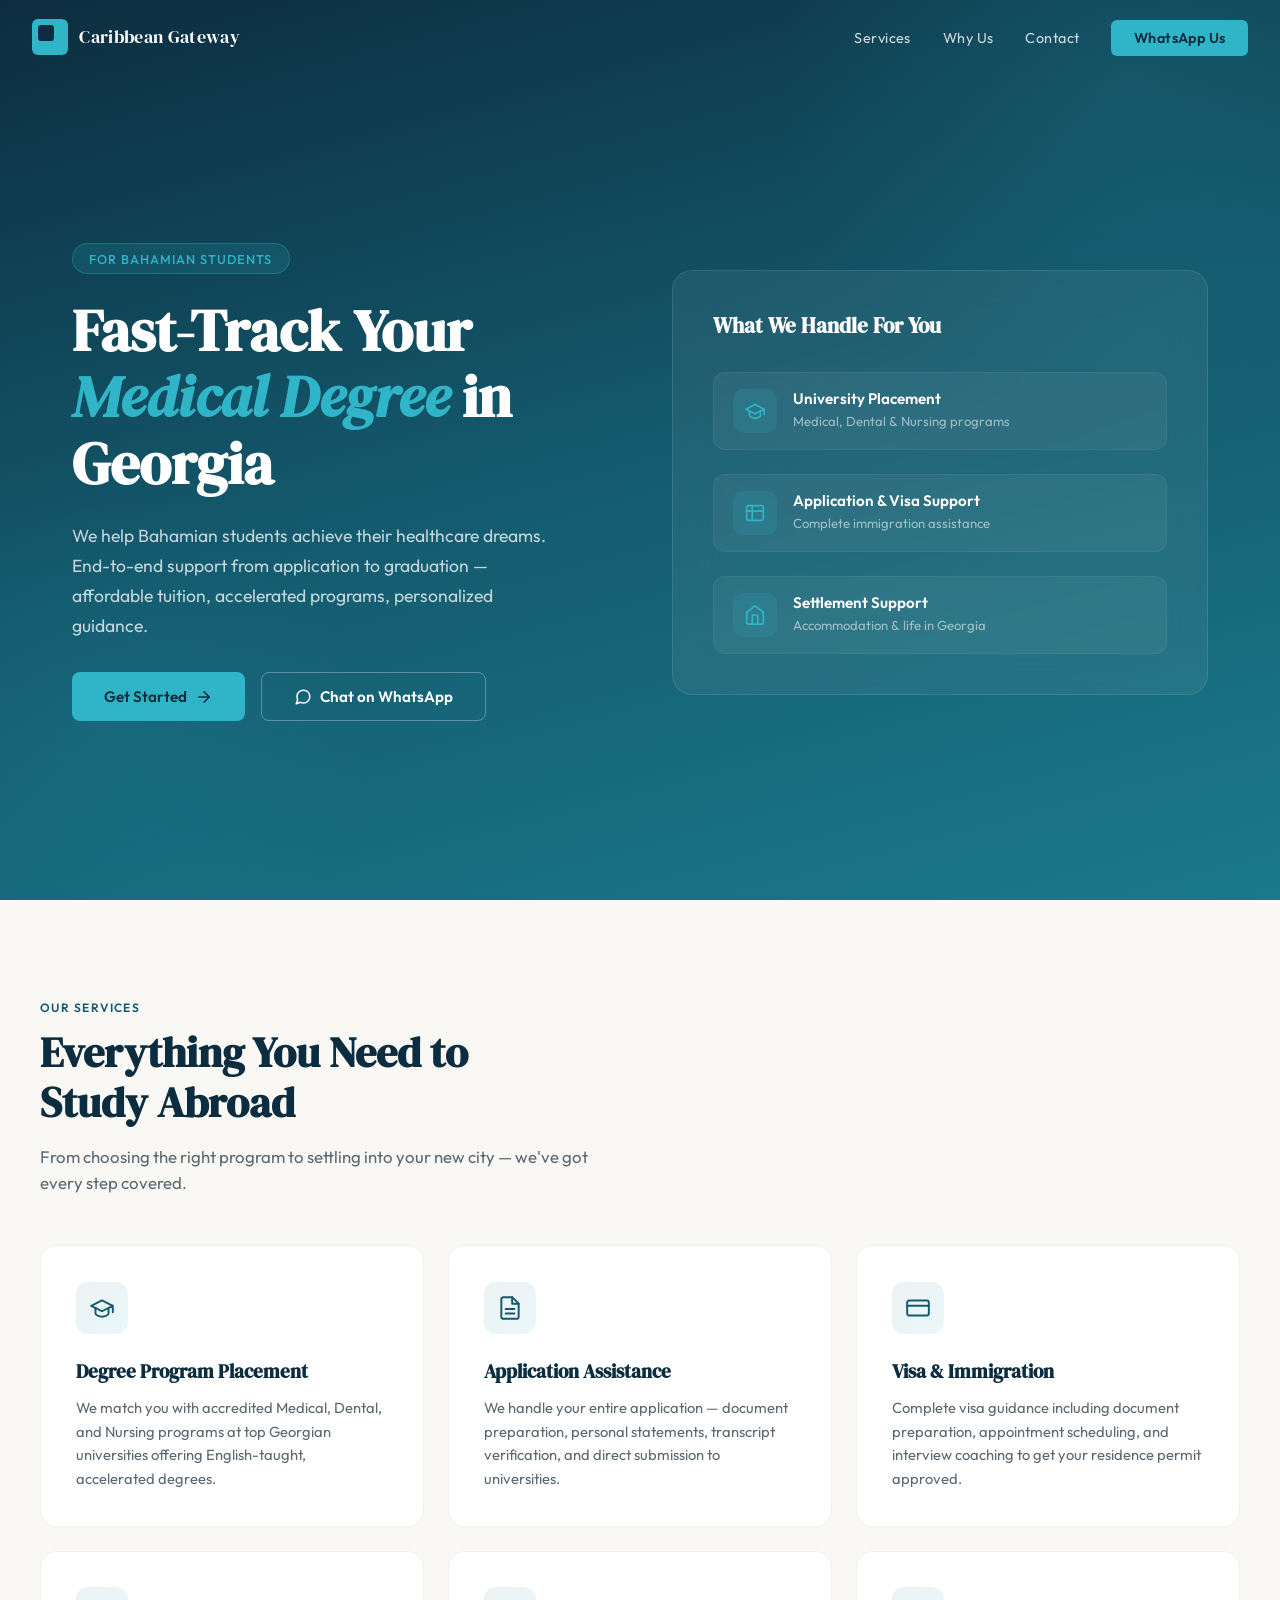
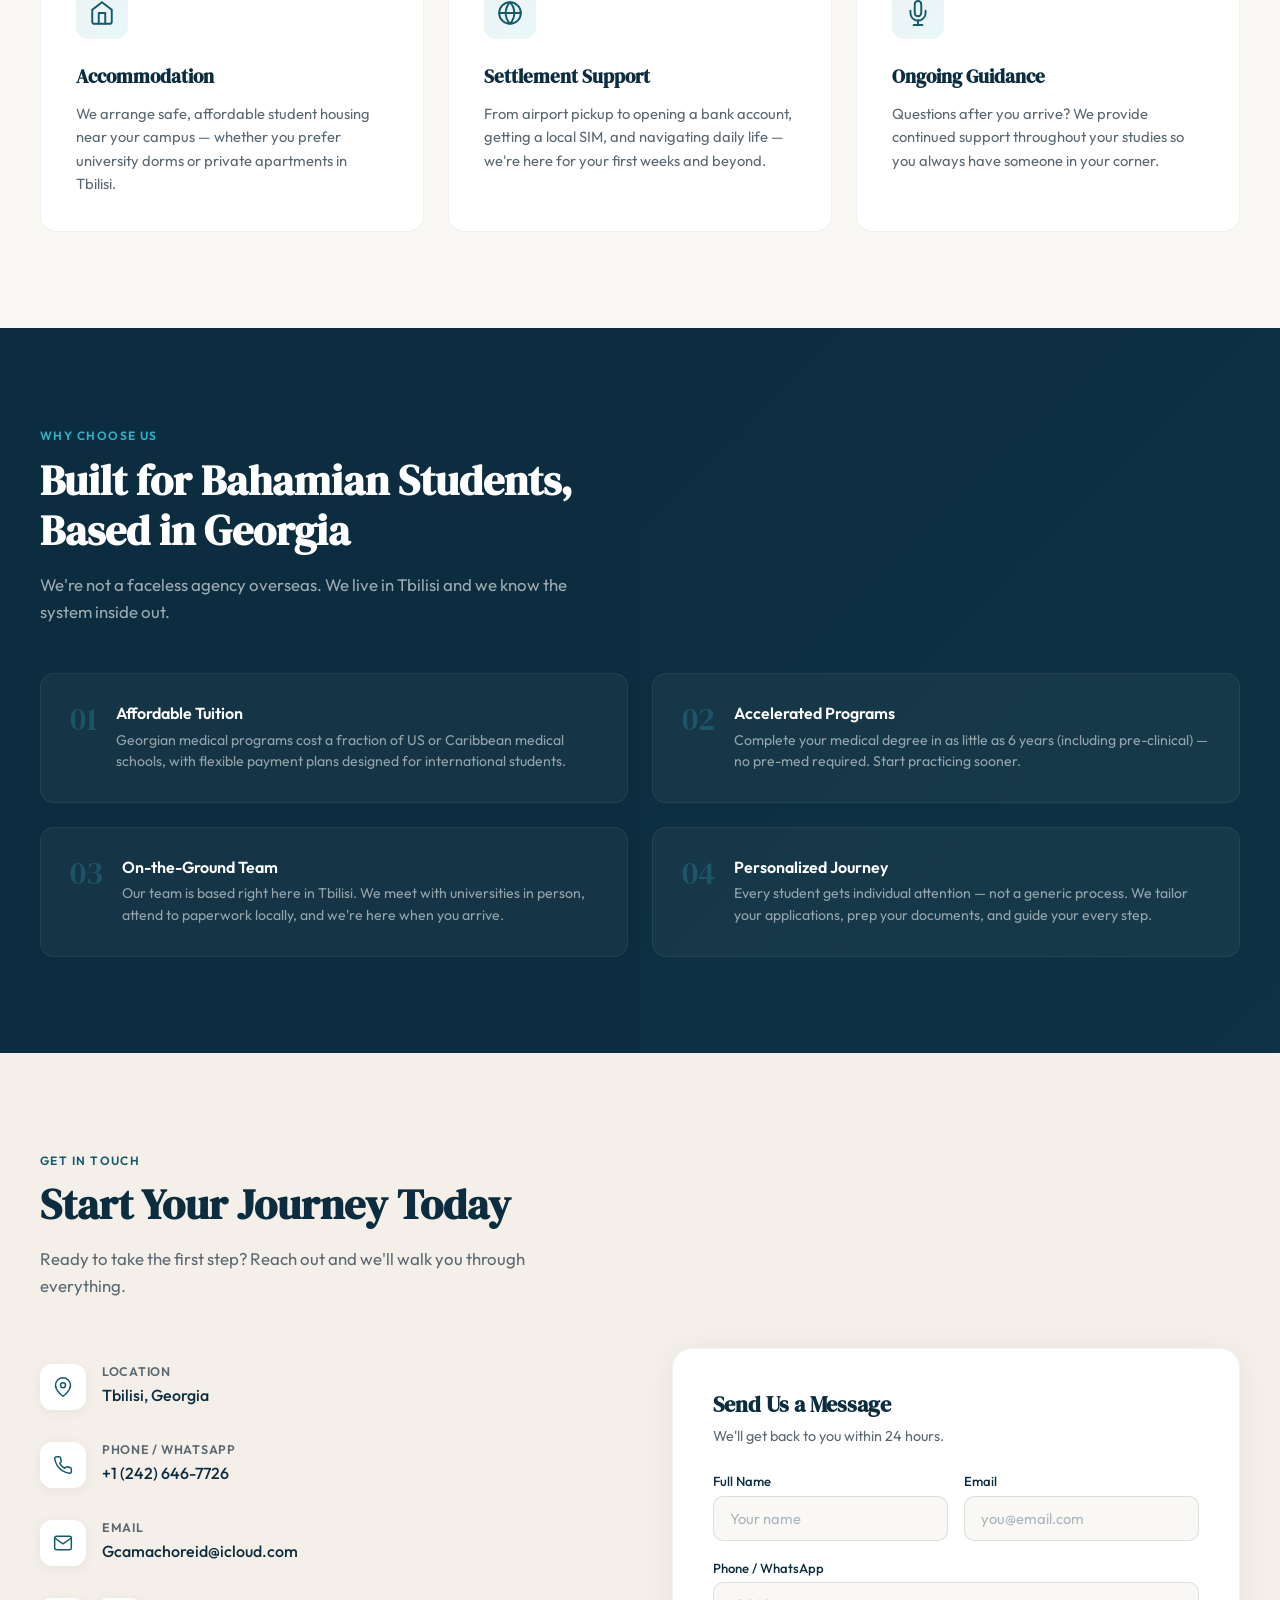
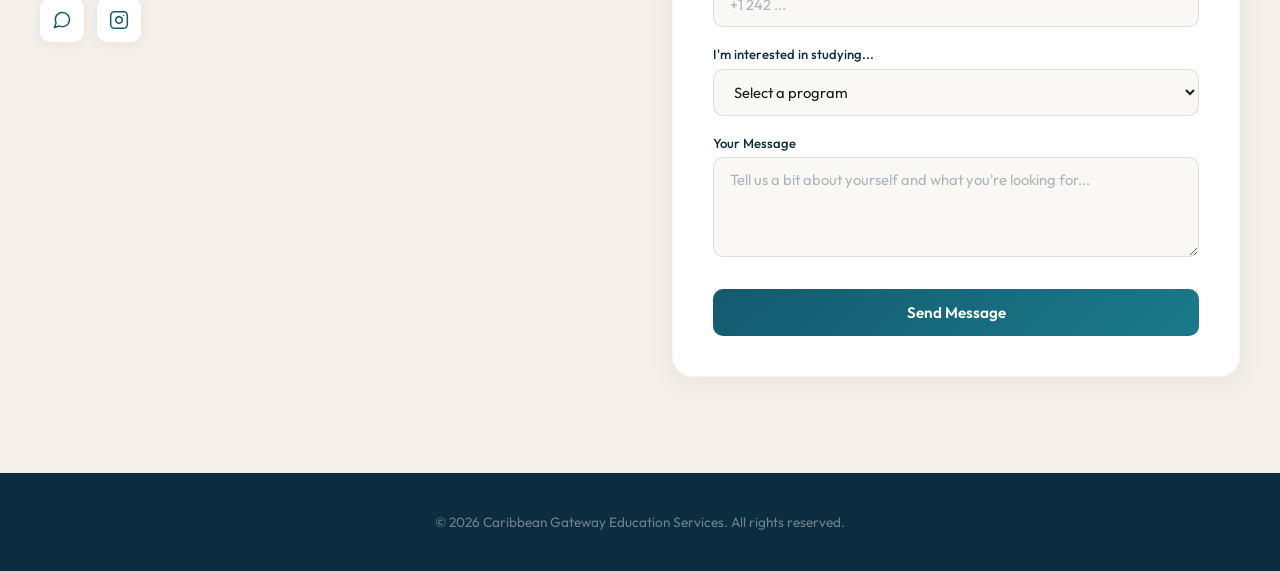
<file: index 2.html>
<!DOCTYPE html>
<html lang="en">
<head>
  <meta charset="UTF-8">
  <meta name="viewport" content="width=device-width, initial-scale=1.0">
  <title>Caribbean Gateway Education Services — Study Medicine in Georgia</title>
  <meta name="description" content="We help Bahamian students achieve their healthcare dreams with fast-track medical degrees in Georgia. End-to-end support from application to graduation.">
  <link rel="preconnect" href="https://fonts.googleapis.com">
  <link rel="preconnect" href="https://fonts.gstatic.com" crossorigin>
  <link href="https://fonts.googleapis.com/css2?family=DM+Serif+Display:ital@0;1&family=Outfit:wght@300;400;500;600;700&display=swap" rel="stylesheet">
  <style>
    *, *::before, *::after { margin: 0; padding: 0; box-sizing: border-box; }

    :root {
      --deep: #0c2d3f;
      --teal: #145a6e;
      --mid: #1a7a8a;
      --accent: #2fb5c7;
      --sand: #f4efe8;
      --cream: #faf8f5;
      --white: #ffffff;
      --text: #1a1a1a;
      --muted: #5a6872;
    }

    html { scroll-behavior: smooth; }

    body {
      font-family: 'Outfit', sans-serif;
      color: var(--text);
      background: var(--cream);
      overflow-x: hidden;
    }

    /* ── NAV ── */
    nav {
      position: fixed;
      top: 0;
      left: 0;
      width: 100%;
      z-index: 100;
      padding: 1.2rem 2rem;
      display: flex;
      justify-content: space-between;
      align-items: center;
      transition: background 0.4s, box-shadow 0.4s;
    }
    nav.scrolled {
      background: rgba(12, 45, 63, 0.95);
      backdrop-filter: blur(12px);
      box-shadow: 0 2px 30px rgba(0,0,0,0.15);
    }
    .nav-logo {
      display: flex;
      align-items: center;
      gap: 0.7rem;
      text-decoration: none;
    }
    .nav-logo-icon {
      width: 36px;
      height: 36px;
      background: var(--accent);
      border-radius: 6px;
      position: relative;
    }
    .nav-logo-icon::after {
      content: '';
      position: absolute;
      top: 6px;
      left: 6px;
      width: 16px;
      height: 16px;
      background: var(--deep);
      border-radius: 3px;
    }
    .nav-logo span {
      font-family: 'DM Serif Display', serif;
      font-size: 1.1rem;
      color: var(--white);
      letter-spacing: 0.02em;
    }
    .nav-links {
      display: flex;
      gap: 2rem;
      list-style: none;
    }
    .nav-links a {
      color: rgba(255,255,255,0.8);
      text-decoration: none;
      font-size: 0.9rem;
      font-weight: 400;
      letter-spacing: 0.03em;
      transition: color 0.3s;
    }
    .nav-links a:hover { color: var(--accent); }
    .nav-cta {
      background: var(--accent) !important;
      color: var(--deep) !important;
      padding: 0.55rem 1.4rem;
      border-radius: 6px;
      font-weight: 600 !important;
      transition: transform 0.3s, box-shadow 0.3s !important;
    }
    .nav-cta:hover {
      transform: translateY(-1px);
      box-shadow: 0 4px 16px rgba(47, 181, 199, 0.4);
    }
    .mobile-toggle {
      display: none;
      flex-direction: column;
      gap: 5px;
      cursor: pointer;
      background: none;
      border: none;
      padding: 4px;
    }
    .mobile-toggle span {
      width: 24px;
      height: 2px;
      background: var(--white);
      border-radius: 2px;
      transition: 0.3s;
    }

    /* ── HERO ── */
    .hero {
      min-height: 100vh;
      background: linear-gradient(165deg, var(--deep) 0%, var(--teal) 50%, var(--mid) 100%);
      display: flex;
      align-items: center;
      position: relative;
      overflow: hidden;
    }
    .hero::before {
      content: '';
      position: absolute;
      top: -30%;
      right: -15%;
      width: 700px;
      height: 700px;
      background: radial-gradient(circle, rgba(47,181,199,0.12) 0%, transparent 70%);
      border-radius: 50%;
    }
    .hero::after {
      content: '';
      position: absolute;
      bottom: -10%;
      left: -10%;
      width: 500px;
      height: 500px;
      background: radial-gradient(circle, rgba(47,181,199,0.08) 0%, transparent 70%);
      border-radius: 50%;
    }
    .hero-grid {
      width: 100%;
      max-width: 1200px;
      margin: 0 auto;
      padding: 8rem 2rem 4rem;
      display: grid;
      grid-template-columns: 1fr 1fr;
      gap: 4rem;
      align-items: center;
      position: relative;
      z-index: 2;
    }
    .hero-tag {
      display: inline-block;
      background: rgba(47,181,199,0.15);
      border: 1px solid rgba(47,181,199,0.3);
      color: var(--accent);
      padding: 0.4rem 1rem;
      border-radius: 100px;
      font-size: 0.8rem;
      font-weight: 500;
      letter-spacing: 0.08em;
      text-transform: uppercase;
      margin-bottom: 1.5rem;
      animation: fadeUp 0.8s ease both;
    }
    .hero h1 {
      font-family: 'DM Serif Display', serif;
      font-size: clamp(2.4rem, 5vw, 3.6rem);
      color: var(--white);
      line-height: 1.15;
      margin-bottom: 1.5rem;
      animation: fadeUp 0.8s ease 0.15s both;
    }
    .hero h1 em {
      font-style: italic;
      color: var(--accent);
    }
    .hero p {
      color: rgba(255,255,255,0.75);
      font-size: 1.1rem;
      line-height: 1.7;
      max-width: 480px;
      margin-bottom: 2rem;
      animation: fadeUp 0.8s ease 0.3s both;
    }
    .hero-buttons {
      display: flex;
      gap: 1rem;
      flex-wrap: wrap;
      animation: fadeUp 0.8s ease 0.45s both;
    }
    .btn {
      display: inline-flex;
      align-items: center;
      gap: 0.5rem;
      padding: 0.85rem 2rem;
      border-radius: 8px;
      font-family: 'Outfit', sans-serif;
      font-size: 0.95rem;
      font-weight: 600;
      text-decoration: none;
      transition: all 0.3s;
      cursor: pointer;
      border: none;
    }
    .btn-primary {
      background: var(--accent);
      color: var(--deep);
    }
    .btn-primary:hover {
      transform: translateY(-2px);
      box-shadow: 0 6px 24px rgba(47,181,199,0.35);
    }
    .btn-outline {
      background: transparent;
      color: var(--white);
      border: 1.5px solid rgba(255,255,255,0.3);
    }
    .btn-outline:hover {
      border-color: var(--accent);
      color: var(--accent);
    }

    /* hero right — stats card */
    .hero-card {
      background: rgba(255,255,255,0.06);
      backdrop-filter: blur(20px);
      border: 1px solid rgba(255,255,255,0.1);
      border-radius: 20px;
      padding: 2.5rem;
      animation: fadeUp 0.8s ease 0.5s both;
    }
    .hero-card h3 {
      font-family: 'DM Serif Display', serif;
      color: var(--white);
      font-size: 1.3rem;
      margin-bottom: 2rem;
    }
    .stat-row {
      display: flex;
      flex-direction: column;
      gap: 1.5rem;
    }
    .stat {
      display: flex;
      align-items: center;
      gap: 1rem;
      padding: 1rem 1.2rem;
      background: rgba(255,255,255,0.05);
      border-radius: 12px;
      border: 1px solid rgba(255,255,255,0.06);
    }
    .stat-icon {
      width: 44px;
      height: 44px;
      background: rgba(47,181,199,0.15);
      border-radius: 10px;
      display: flex;
      align-items: center;
      justify-content: center;
      flex-shrink: 0;
    }
    .stat-icon svg {
      width: 22px;
      height: 22px;
      stroke: var(--accent);
      fill: none;
      stroke-width: 1.8;
      stroke-linecap: round;
      stroke-linejoin: round;
    }
    .stat-text h4 {
      color: var(--white);
      font-size: 0.95rem;
      font-weight: 600;
      margin-bottom: 0.15rem;
    }
    .stat-text p {
      color: rgba(255,255,255,0.55);
      font-size: 0.82rem;
      margin: 0;
      animation: none;
    }

    /* ── SERVICES ── */
    .services {
      padding: 6rem 2rem;
      background: var(--cream);
    }
    .container {
      max-width: 1200px;
      margin: 0 auto;
    }
    .section-label {
      display: inline-block;
      font-size: 0.75rem;
      font-weight: 600;
      letter-spacing: 0.12em;
      text-transform: uppercase;
      color: var(--teal);
      margin-bottom: 0.8rem;
    }
    .section-title {
      font-family: 'DM Serif Display', serif;
      font-size: clamp(1.8rem, 3.5vw, 2.6rem);
      color: var(--deep);
      margin-bottom: 1rem;
      line-height: 1.2;
    }
    .section-sub {
      color: var(--muted);
      font-size: 1.05rem;
      line-height: 1.6;
      max-width: 550px;
      margin-bottom: 3rem;
    }
    .services-grid {
      display: grid;
      grid-template-columns: repeat(3, 1fr);
      gap: 1.5rem;
    }
    .service-card {
      background: var(--white);
      border-radius: 16px;
      padding: 2.2rem;
      border: 1px solid rgba(20,90,110,0.08);
      transition: all 0.4s;
      position: relative;
      overflow: hidden;
    }
    .service-card::before {
      content: '';
      position: absolute;
      top: 0;
      left: 0;
      width: 100%;
      height: 3px;
      background: linear-gradient(90deg, var(--teal), var(--accent));
      opacity: 0;
      transition: opacity 0.4s;
    }
    .service-card:hover {
      transform: translateY(-4px);
      box-shadow: 0 12px 40px rgba(12,45,63,0.1);
    }
    .service-card:hover::before { opacity: 1; }
    .service-icon {
      width: 52px;
      height: 52px;
      background: linear-gradient(135deg, rgba(20,90,110,0.08), rgba(47,181,199,0.1));
      border-radius: 12px;
      display: flex;
      align-items: center;
      justify-content: center;
      margin-bottom: 1.5rem;
    }
    .service-icon svg {
      width: 26px;
      height: 26px;
      stroke: var(--teal);
      fill: none;
      stroke-width: 1.8;
      stroke-linecap: round;
      stroke-linejoin: round;
    }
    .service-card h3 {
      font-family: 'DM Serif Display', serif;
      font-size: 1.2rem;
      color: var(--deep);
      margin-bottom: 0.8rem;
    }
    .service-card p {
      color: var(--muted);
      font-size: 0.92rem;
      line-height: 1.6;
    }

    /* ── WHY US ── */
    .why {
      padding: 6rem 2rem;
      background: var(--deep);
      position: relative;
      overflow: hidden;
    }
    .why::before {
      content: '';
      position: absolute;
      top: 0;
      right: 0;
      width: 50%;
      height: 100%;
      background: linear-gradient(135deg, transparent, rgba(47,181,199,0.04));
    }
    .why .section-label { color: var(--accent); }
    .why .section-title { color: var(--white); }
    .why .section-sub { color: rgba(255,255,255,0.6); }
    .why-grid {
      display: grid;
      grid-template-columns: repeat(2, 1fr);
      gap: 1.5rem;
      position: relative;
      z-index: 2;
    }
    .why-item {
      display: flex;
      gap: 1.2rem;
      padding: 1.8rem;
      background: rgba(255,255,255,0.04);
      border: 1px solid rgba(255,255,255,0.06);
      border-radius: 14px;
      transition: all 0.3s;
    }
    .why-item:hover {
      background: rgba(255,255,255,0.07);
      border-color: rgba(47,181,199,0.2);
    }
    .why-num {
      font-family: 'DM Serif Display', serif;
      font-size: 2rem;
      color: rgba(47,181,199,0.25);
      line-height: 1;
      flex-shrink: 0;
    }
    .why-item h4 {
      color: var(--white);
      font-size: 1rem;
      font-weight: 600;
      margin-bottom: 0.4rem;
    }
    .why-item p {
      color: rgba(255,255,255,0.55);
      font-size: 0.88rem;
      line-height: 1.55;
    }

    /* ── CONTACT ── */
    .contact {
      padding: 6rem 2rem;
      background: var(--sand);
    }
    .contact-grid {
      display: grid;
      grid-template-columns: 1fr 1fr;
      gap: 4rem;
      align-items: start;
    }
    .contact-info {
      padding-top: 1rem;
    }
    .contact-detail {
      display: flex;
      align-items: flex-start;
      gap: 1rem;
      margin-bottom: 2rem;
    }
    .contact-detail-icon {
      width: 46px;
      height: 46px;
      background: var(--white);
      border-radius: 12px;
      display: flex;
      align-items: center;
      justify-content: center;
      flex-shrink: 0;
      box-shadow: 0 2px 12px rgba(12,45,63,0.06);
    }
    .contact-detail-icon svg {
      width: 20px;
      height: 20px;
      stroke: var(--teal);
      fill: none;
      stroke-width: 1.8;
      stroke-linecap: round;
      stroke-linejoin: round;
    }
    .contact-detail h4 {
      font-size: 0.78rem;
      font-weight: 600;
      letter-spacing: 0.06em;
      text-transform: uppercase;
      color: var(--muted);
      margin-bottom: 0.3rem;
    }
    .contact-detail a,
    .contact-detail p {
      color: var(--deep);
      font-size: 1rem;
      font-weight: 500;
      text-decoration: none;
      line-height: 1.4;
    }
    .contact-detail a:hover { color: var(--teal); }
    .contact-social {
      display: flex;
      gap: 0.8rem;
      margin-top: 1rem;
    }
    .social-link {
      width: 44px;
      height: 44px;
      background: var(--white);
      border-radius: 10px;
      display: flex;
      align-items: center;
      justify-content: center;
      transition: all 0.3s;
      box-shadow: 0 2px 12px rgba(12,45,63,0.06);
    }
    .social-link:hover {
      background: var(--teal);
      transform: translateY(-2px);
    }
    .social-link:hover svg { stroke: var(--white); }
    .social-link svg {
      width: 20px;
      height: 20px;
      stroke: var(--teal);
      fill: none;
      stroke-width: 1.8;
      stroke-linecap: round;
      stroke-linejoin: round;
    }

    /* contact form */
    .contact-form {
      background: var(--white);
      padding: 2.5rem;
      border-radius: 20px;
      box-shadow: 0 4px 30px rgba(12,45,63,0.06);
      border: 1px solid rgba(20,90,110,0.06);
    }
    .contact-form h3 {
      font-family: 'DM Serif Display', serif;
      font-size: 1.4rem;
      color: var(--deep);
      margin-bottom: 0.4rem;
    }
    .contact-form > p {
      color: var(--muted);
      font-size: 0.9rem;
      margin-bottom: 1.8rem;
    }
    .form-row {
      display: grid;
      grid-template-columns: 1fr 1fr;
      gap: 1rem;
    }
    .form-group {
      margin-bottom: 1.2rem;
    }
    .form-group label {
      display: block;
      font-size: 0.82rem;
      font-weight: 500;
      color: var(--deep);
      margin-bottom: 0.4rem;
    }
    .form-group input,
    .form-group select,
    .form-group textarea {
      width: 100%;
      padding: 0.75rem 1rem;
      border: 1.5px solid rgba(12,45,63,0.12);
      border-radius: 10px;
      font-family: 'Outfit', sans-serif;
      font-size: 0.92rem;
      color: var(--text);
      background: var(--cream);
      transition: border-color 0.3s, box-shadow 0.3s;
      outline: none;
    }
    .form-group input:focus,
    .form-group select:focus,
    .form-group textarea:focus {
      border-color: var(--teal);
      box-shadow: 0 0 0 3px rgba(20,90,110,0.08);
    }
    .form-group textarea { resize: vertical; min-height: 100px; }
    .form-group input::placeholder,
    .form-group textarea::placeholder { color: #aab4bb; }
    .form-submit {
      width: 100%;
      padding: 0.9rem;
      background: linear-gradient(135deg, var(--teal), var(--mid));
      color: var(--white);
      border: none;
      border-radius: 10px;
      font-family: 'Outfit', sans-serif;
      font-size: 0.95rem;
      font-weight: 600;
      cursor: pointer;
      transition: all 0.3s;
      margin-top: 0.5rem;
    }
    .form-submit:hover {
      transform: translateY(-2px);
      box-shadow: 0 6px 24px rgba(20,90,110,0.25);
    }

    /* ── FOOTER ── */
    footer {
      background: var(--deep);
      padding: 2.5rem 2rem;
      text-align: center;
    }
    footer p {
      color: rgba(255,255,255,0.4);
      font-size: 0.85rem;
    }
    footer a {
      color: var(--accent);
      text-decoration: none;
    }

    /* ── ANIMATIONS ── */
    @keyframes fadeUp {
      from { opacity: 0; transform: translateY(24px); }
      to { opacity: 1; transform: translateY(0); }
    }
    .reveal {
      opacity: 0;
      transform: translateY(24px);
      transition: opacity 0.7s ease, transform 0.7s ease;
    }
    .reveal.visible {
      opacity: 1;
      transform: translateY(0);
    }

    /* ── RESPONSIVE ── */
    @media (max-width: 900px) {
      .hero-grid { grid-template-columns: 1fr; gap: 2.5rem; padding-top: 7rem; }
      .services-grid { grid-template-columns: 1fr; }
      .why-grid { grid-template-columns: 1fr; }
      .contact-grid { grid-template-columns: 1fr; gap: 2.5rem; }
      .form-row { grid-template-columns: 1fr; }
      .nav-links { display: none; }
      .nav-links.open {
        display: flex;
        flex-direction: column;
        position: absolute;
        top: 100%;
        left: 0;
        width: 100%;
        background: rgba(12,45,63,0.97);
        backdrop-filter: blur(12px);
        padding: 1.5rem 2rem;
        gap: 1rem;
      }
      .nav-links.open .nav-cta {
        display: inline-block;
        width: fit-content;
      }
      .mobile-toggle { display: flex; }
    }
  </style>
</head>
<body>

  <!-- NAV -->
  <nav id="nav">
    <a href="#" class="nav-logo">
      <div class="nav-logo-icon"></div>
      <span>Caribbean Gateway</span>
    </a>
    <ul class="nav-links" id="navLinks">
      <li><a href="#services">Services</a></li>
      <li><a href="#why">Why Us</a></li>
      <li><a href="#contact">Contact</a></li>
      <li><a href="https://wa.me/12426467726" class="nav-cta" target="_blank">WhatsApp Us</a></li>
    </ul>
    <button class="mobile-toggle" id="mobileToggle" aria-label="Toggle menu">
      <span></span><span></span><span></span>
    </button>
  </nav>

  <!-- HERO -->
  <section class="hero">
    <div class="hero-grid">
      <div>
        <div class="hero-tag">For Bahamian Students</div>
        <h1>Fast-Track Your <em>Medical Degree</em> in Georgia</h1>
        <p>We help Bahamian students achieve their healthcare dreams. End-to-end support from application to graduation — affordable tuition, accelerated programs, personalized guidance.</p>
        <div class="hero-buttons">
          <a href="#contact" class="btn btn-primary">
            Get Started
            <svg width="18" height="18" viewBox="0 0 24 24" fill="none" stroke="currentColor" stroke-width="2" stroke-linecap="round" stroke-linejoin="round"><path d="M5 12h14"/><path d="m12 5 7 7-7 7"/></svg>
          </a>
          <a href="https://wa.me/12426467726" class="btn btn-outline" target="_blank">
            <svg width="18" height="18" viewBox="0 0 24 24" fill="none" stroke="currentColor" stroke-width="2" stroke-linecap="round" stroke-linejoin="round"><path d="M21 11.5a8.38 8.38 0 0 1-.9 3.8 8.5 8.5 0 0 1-7.6 4.7 8.38 8.38 0 0 1-3.8-.9L3 21l1.9-5.7a8.38 8.38 0 0 1-.9-3.8 8.5 8.5 0 0 1 4.7-7.6 8.38 8.38 0 0 1 3.8-.9h.5a8.48 8.48 0 0 1 8 8v.5z"/></svg>
            Chat on WhatsApp
          </a>
        </div>
      </div>
      <div class="hero-card">
        <h3>What We Handle For You</h3>
        <div class="stat-row">
          <div class="stat">
            <div class="stat-icon">
              <svg viewBox="0 0 24 24"><path d="M22 10v6M2 10l10-5 10 5-10 5z"/><path d="M6 12v5c0 1.1 2.7 3 6 3s6-1.9 6-3v-5"/></svg>
            </div>
            <div class="stat-text">
              <h4>University Placement</h4>
              <p>Medical, Dental &amp; Nursing programs</p>
            </div>
          </div>
          <div class="stat">
            <div class="stat-icon">
              <svg viewBox="0 0 24 24"><rect x="3" y="4" width="18" height="16" rx="2"/><path d="M3 10h18"/><path d="M9 4v16"/></svg>
            </div>
            <div class="stat-text">
              <h4>Application &amp; Visa Support</h4>
              <p>Complete immigration assistance</p>
            </div>
          </div>
          <div class="stat">
            <div class="stat-icon">
              <svg viewBox="0 0 24 24"><path d="M3 9l9-7 9 7v11a2 2 0 0 1-2 2H5a2 2 0 0 1-2-2z"/><polyline points="9 22 9 12 15 12 15 22"/></svg>
            </div>
            <div class="stat-text">
              <h4>Settlement Support</h4>
              <p>Accommodation &amp; life in Georgia</p>
            </div>
          </div>
        </div>
      </div>
    </div>
  </section>

  <!-- SERVICES -->
  <section class="services" id="services">
    <div class="container">
      <div class="section-label reveal">Our Services</div>
      <h2 class="section-title reveal">Everything You Need to<br>Study Abroad</h2>
      <p class="section-sub reveal">From choosing the right program to settling into your new city — we've got every step covered.</p>
      <div class="services-grid">
        <div class="service-card reveal">
          <div class="service-icon">
            <svg viewBox="0 0 24 24"><path d="M22 10v6M2 10l10-5 10 5-10 5z"/><path d="M6 12v5c0 1.1 2.7 3 6 3s6-1.9 6-3v-5"/></svg>
          </div>
          <h3>Degree Program Placement</h3>
          <p>We match you with accredited Medical, Dental, and Nursing programs at top Georgian universities offering English-taught, accelerated degrees.</p>
        </div>
        <div class="service-card reveal">
          <div class="service-icon">
            <svg viewBox="0 0 24 24"><path d="M14 2H6a2 2 0 0 0-2 2v16a2 2 0 0 0 2 2h12a2 2 0 0 0 2-2V8z"/><polyline points="14 2 14 8 20 8"/><line x1="16" y1="13" x2="8" y2="13"/><line x1="16" y1="17" x2="8" y2="17"/></svg>
          </div>
          <h3>Application Assistance</h3>
          <p>We handle your entire application — document preparation, personal statements, transcript verification, and direct submission to universities.</p>
        </div>
        <div class="service-card reveal">
          <div class="service-icon">
            <svg viewBox="0 0 24 24"><rect x="2" y="5" width="20" height="14" rx="2"/><path d="M2 10h20"/></svg>
          </div>
          <h3>Visa &amp; Immigration</h3>
          <p>Complete visa guidance including document preparation, appointment scheduling, and interview coaching to get your residence permit approved.</p>
        </div>
        <div class="service-card reveal">
          <div class="service-icon">
            <svg viewBox="0 0 24 24"><path d="M3 9l9-7 9 7v11a2 2 0 0 1-2 2H5a2 2 0 0 1-2-2z"/><polyline points="9 22 9 12 15 12 15 22"/></svg>
          </div>
          <h3>Accommodation</h3>
          <p>We arrange safe, affordable student housing near your campus — whether you prefer university dorms or private apartments in Tbilisi.</p>
        </div>
        <div class="service-card reveal">
          <div class="service-icon">
            <svg viewBox="0 0 24 24"><circle cx="12" cy="12" r="10"/><path d="M12 2a15.3 15.3 0 0 1 4 10 15.3 15.3 0 0 1-4 10 15.3 15.3 0 0 1-4-10 15.3 15.3 0 0 1 4-10z"/><path d="M2 12h20"/></svg>
          </div>
          <h3>Settlement Support</h3>
          <p>From airport pickup to opening a bank account, getting a local SIM, and navigating daily life — we're here for your first weeks and beyond.</p>
        </div>
        <div class="service-card reveal">
          <div class="service-icon">
            <svg viewBox="0 0 24 24"><path d="M12 1a3 3 0 0 0-3 3v8a3 3 0 0 0 6 0V4a3 3 0 0 0-3-3z"/><path d="M19 10v2a7 7 0 0 1-14 0v-2"/><line x1="12" y1="19" x2="12" y2="23"/><line x1="8" y1="23" x2="16" y2="23"/></svg>
          </div>
          <h3>Ongoing Guidance</h3>
          <p>Questions after you arrive? We provide continued support throughout your studies so you always have someone in your corner.</p>
        </div>
      </div>
    </div>
  </section>

  <!-- WHY US -->
  <section class="why" id="why">
    <div class="container">
      <div class="section-label reveal">Why Choose Us</div>
      <h2 class="section-title reveal">Built for Bahamian Students,<br>Based in Georgia</h2>
      <p class="section-sub reveal">We're not a faceless agency overseas. We live in Tbilisi and we know the system inside out.</p>
      <div class="why-grid">
        <div class="why-item reveal">
          <div class="why-num">01</div>
          <div>
            <h4>Affordable Tuition</h4>
            <p>Georgian medical programs cost a fraction of US or Caribbean medical schools, with flexible payment plans designed for international students.</p>
          </div>
        </div>
        <div class="why-item reveal">
          <div class="why-num">02</div>
          <div>
            <h4>Accelerated Programs</h4>
            <p>Complete your medical degree in as little as 6 years (including pre-clinical) — no pre-med required. Start practicing sooner.</p>
          </div>
        </div>
        <div class="why-item reveal">
          <div class="why-num">03</div>
          <div>
            <h4>On-the-Ground Team</h4>
            <p>Our team is based right here in Tbilisi. We meet with universities in person, attend to paperwork locally, and we're here when you arrive.</p>
          </div>
        </div>
        <div class="why-item reveal">
          <div class="why-num">04</div>
          <div>
            <h4>Personalized Journey</h4>
            <p>Every student gets individual attention — not a generic process. We tailor your applications, prep your documents, and guide your every step.</p>
          </div>
        </div>
      </div>
    </div>
  </section>

  <!-- CONTACT -->
  <section class="contact" id="contact">
    <div class="container">
      <div class="section-label reveal">Get in Touch</div>
      <h2 class="section-title reveal">Start Your Journey Today</h2>
      <p class="section-sub reveal">Ready to take the first step? Reach out and we'll walk you through everything.</p>
      <div class="contact-grid">
        <div class="contact-info reveal">
          <div class="contact-detail">
            <div class="contact-detail-icon">
              <svg viewBox="0 0 24 24"><path d="M21 10c0 7-9 13-9 13s-9-6-9-13a9 9 0 0 1 18 0z"/><circle cx="12" cy="10" r="3"/></svg>
            </div>
            <div>
              <h4>Location</h4>
              <p>Tbilisi, Georgia</p>
            </div>
          </div>
          <div class="contact-detail">
            <div class="contact-detail-icon">
              <svg viewBox="0 0 24 24"><path d="M22 16.92v3a2 2 0 0 1-2.18 2 19.79 19.79 0 0 1-8.63-3.07 19.5 19.5 0 0 1-6-6 19.79 19.79 0 0 1-3.07-8.67A2 2 0 0 1 4.11 2h3a2 2 0 0 1 2 1.72 12.84 12.84 0 0 0 .7 2.81 2 2 0 0 1-.45 2.11L8.09 9.91a16 16 0 0 0 6 6l1.27-1.27a2 2 0 0 1 2.11-.45 12.84 12.84 0 0 0 2.81.7A2 2 0 0 1 22 16.92z"/></svg>
            </div>
            <div>
              <h4>Phone / WhatsApp</h4>
              <a href="tel:+12426467726">+1 (242) 646-7726</a>
            </div>
          </div>
          <div class="contact-detail">
            <div class="contact-detail-icon">
              <svg viewBox="0 0 24 24"><path d="M4 4h16c1.1 0 2 .9 2 2v12c0 1.1-.9 2-2 2H4c-1.1 0-2-.9-2-2V6c0-1.1.9-2 2-2z"/><polyline points="22,6 12,13 2,6"/></svg>
            </div>
            <div>
              <h4>Email</h4>
              <a href="mailto:Gcamachoreid@icloud.com">Gcamachoreid@icloud.com</a>
            </div>
          </div>

          <div class="contact-social">
            <a href="https://wa.me/12426467726" class="social-link" target="_blank" aria-label="WhatsApp">
              <svg viewBox="0 0 24 24"><path d="M21 11.5a8.38 8.38 0 0 1-.9 3.8 8.5 8.5 0 0 1-7.6 4.7 8.38 8.38 0 0 1-3.8-.9L3 21l1.9-5.7a8.38 8.38 0 0 1-.9-3.8 8.5 8.5 0 0 1 4.7-7.6 8.38 8.38 0 0 1 3.8-.9h.5a8.48 8.48 0 0 1 8 8v.5z"/></svg>
            </a>
            <a href="https://instagram.com/" class="social-link" target="_blank" aria-label="Instagram">
              <svg viewBox="0 0 24 24"><rect x="2" y="2" width="20" height="20" rx="5"/><path d="M16 11.37A4 4 0 1 1 12.63 8 4 4 0 0 1 16 11.37z"/><line x1="17.5" y1="6.5" x2="17.51" y2="6.5"/></svg>
            </a>
          </div>
        </div>
        <div class="contact-form reveal" id="contactForm">
          <h3>Send Us a Message</h3>
          <p>We'll get back to you within 24 hours.</p>
          <div class="form-row">
            <div class="form-group">
              <label for="name">Full Name</label>
              <input type="text" id="name" name="name" placeholder="Your name" required>
            </div>
            <div class="form-group">
              <label for="email">Email</label>
              <input type="email" id="email" name="email" placeholder="you@email.com" required>
            </div>
          </div>
          <div class="form-group">
            <label for="phone">Phone / WhatsApp</label>
            <input type="tel" id="phone" name="phone" placeholder="+1 242 ...">
          </div>
          <div class="form-group">
            <label for="interest">I'm interested in studying...</label>
            <select id="interest" name="interest">
              <option value="" disabled selected>Select a program</option>
              <option value="medicine">Medicine</option>
              <option value="dentistry">Dentistry</option>
              <option value="nursing">Nursing</option>
              <option value="other">Other / Not sure yet</option>
            </select>
          </div>
          <div class="form-group">
            <label for="message">Your Message</label>
            <textarea id="message" name="message" placeholder="Tell us a bit about yourself and what you're looking for..."></textarea>
          </div>
          <button type="button" class="form-submit" onclick="handleSubmit()">Send Message</button>
        </div>
      </div>
    </div>
  </section>

  <!-- FOOTER -->
  <footer>
    <p>&copy; 2026 Caribbean Gateway Education Services. All rights reserved.</p>
  </footer>

  <script>
    // Nav scroll effect
    const nav = document.getElementById('nav');
    window.addEventListener('scroll', () => {
      nav.classList.toggle('scrolled', window.scrollY > 60);
    });

    // Mobile menu
    const toggle = document.getElementById('mobileToggle');
    const links = document.getElementById('navLinks');
    toggle.addEventListener('click', () => links.classList.toggle('open'));
    links.querySelectorAll('a').forEach(a => a.addEventListener('click', () => links.classList.remove('open')));

    // Scroll reveal
    const reveals = document.querySelectorAll('.reveal');
    const observer = new IntersectionObserver((entries) => {
      entries.forEach((entry, i) => {
        if (entry.isIntersecting) {
          setTimeout(() => entry.target.classList.add('visible'), i * 80);
          observer.unobserve(entry.target);
        }
      });
    }, { threshold: 0.15 });
    reveals.forEach(el => observer.observe(el));

    // Simple form handler — replace with Netlify Forms or Formspree in production
    function handleSubmit() {
      const name = document.getElementById('name').value;
      const email = document.getElementById('email').value;
      if (!name || !email) {
        alert('Please fill in your name and email.');
        return;
      }
      // For now, open a mailto link. Replace with Netlify Forms or Formspree later.
      const subject = encodeURIComponent('New Inquiry — Caribbean Gateway Education Services');
      const body = encodeURIComponent(
        `Name: ${name}\nEmail: ${email}\nPhone: ${document.getElementById('phone').value}\nInterest: ${document.getElementById('interest').value}\nMessage: ${document.getElementById('message').value}`
      );
      window.location.href = `mailto:Gcamachoreid@icloud.com?subject=${subject}&body=${body}`;
    }
  </script>

</body>
</html>
</file>
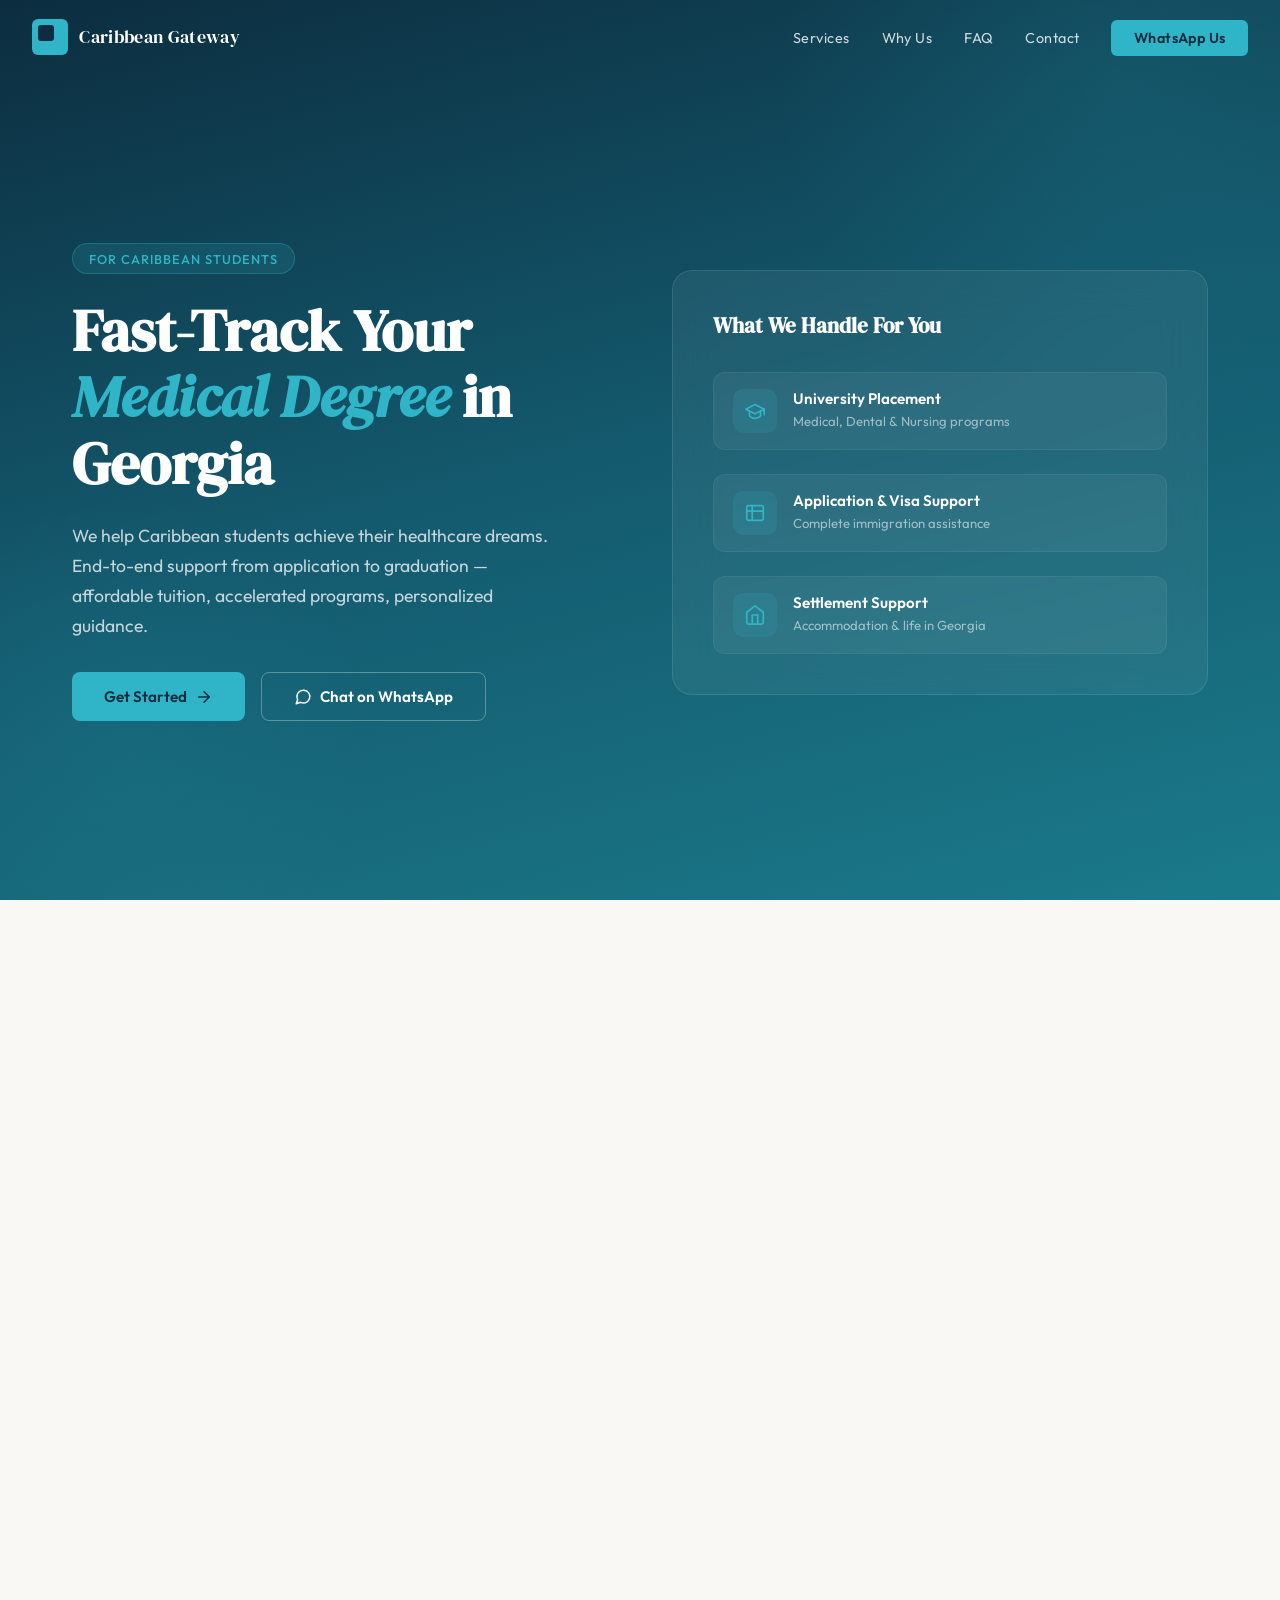
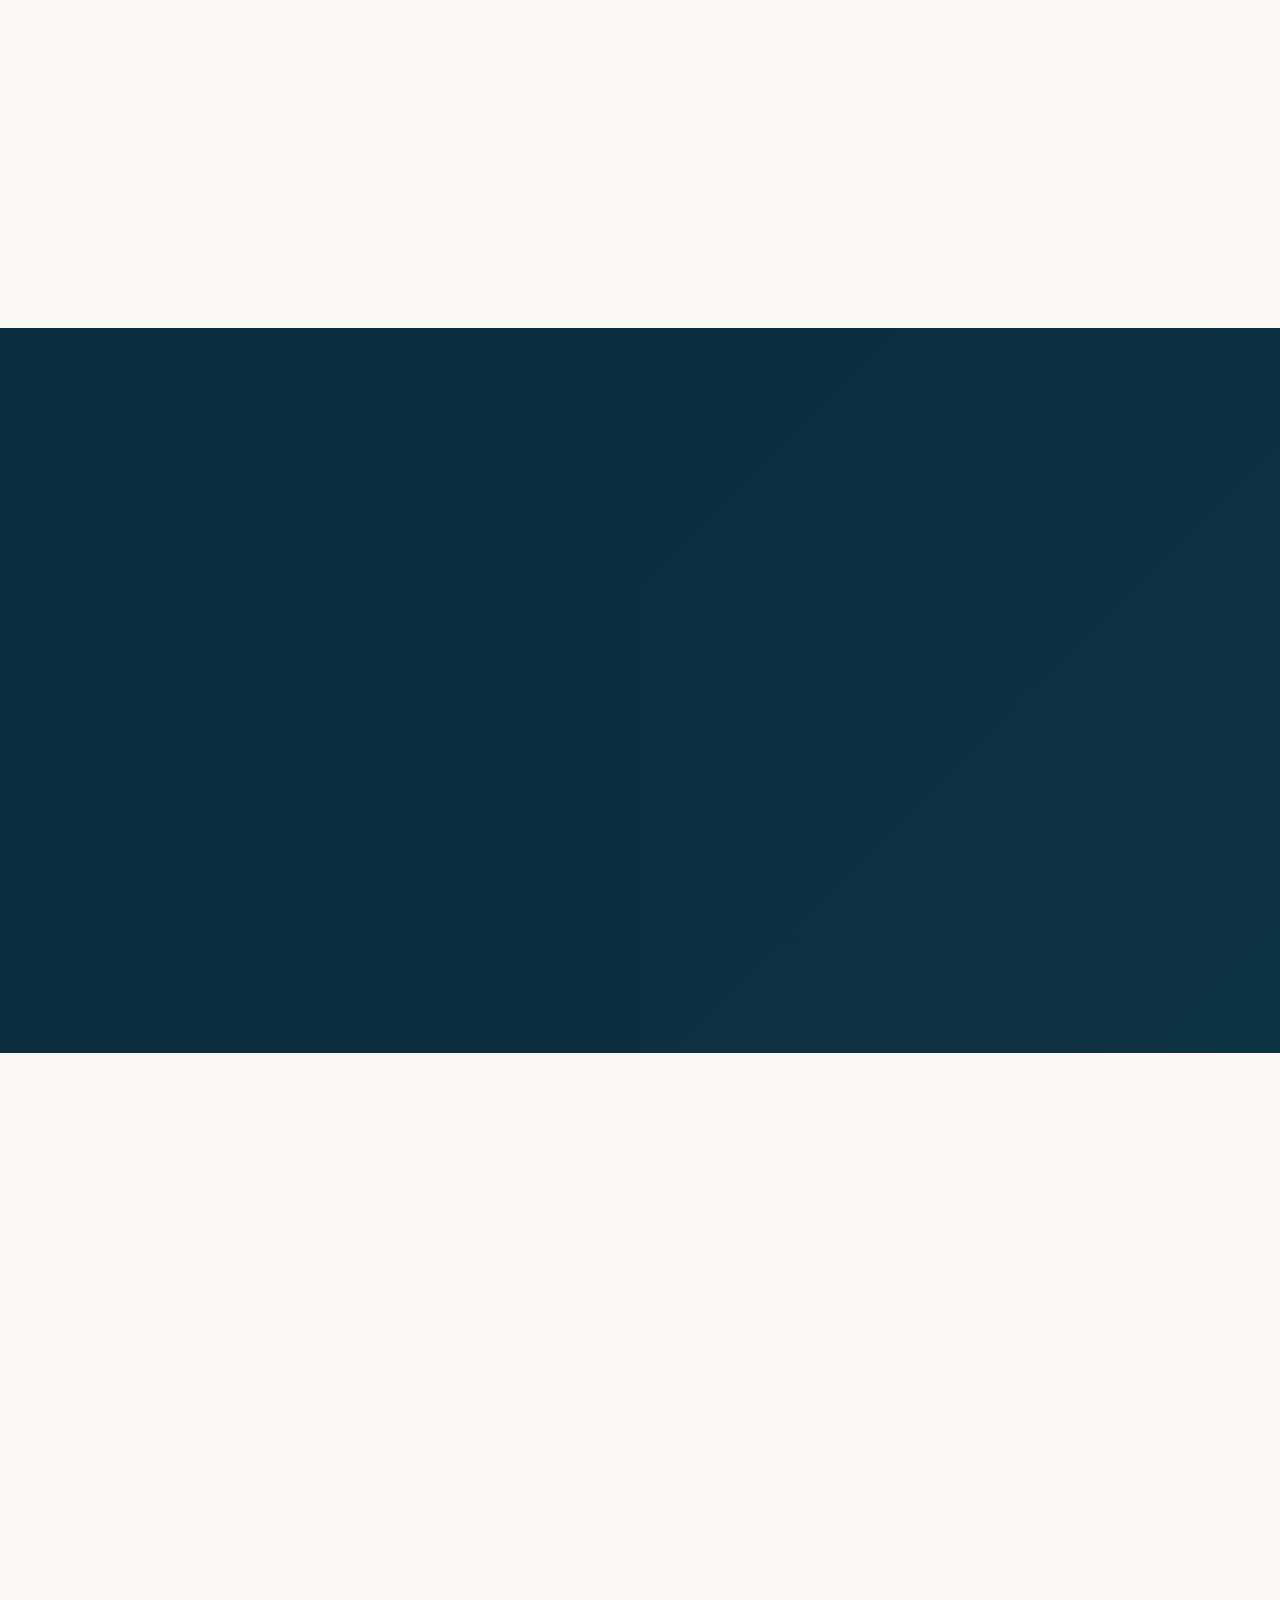
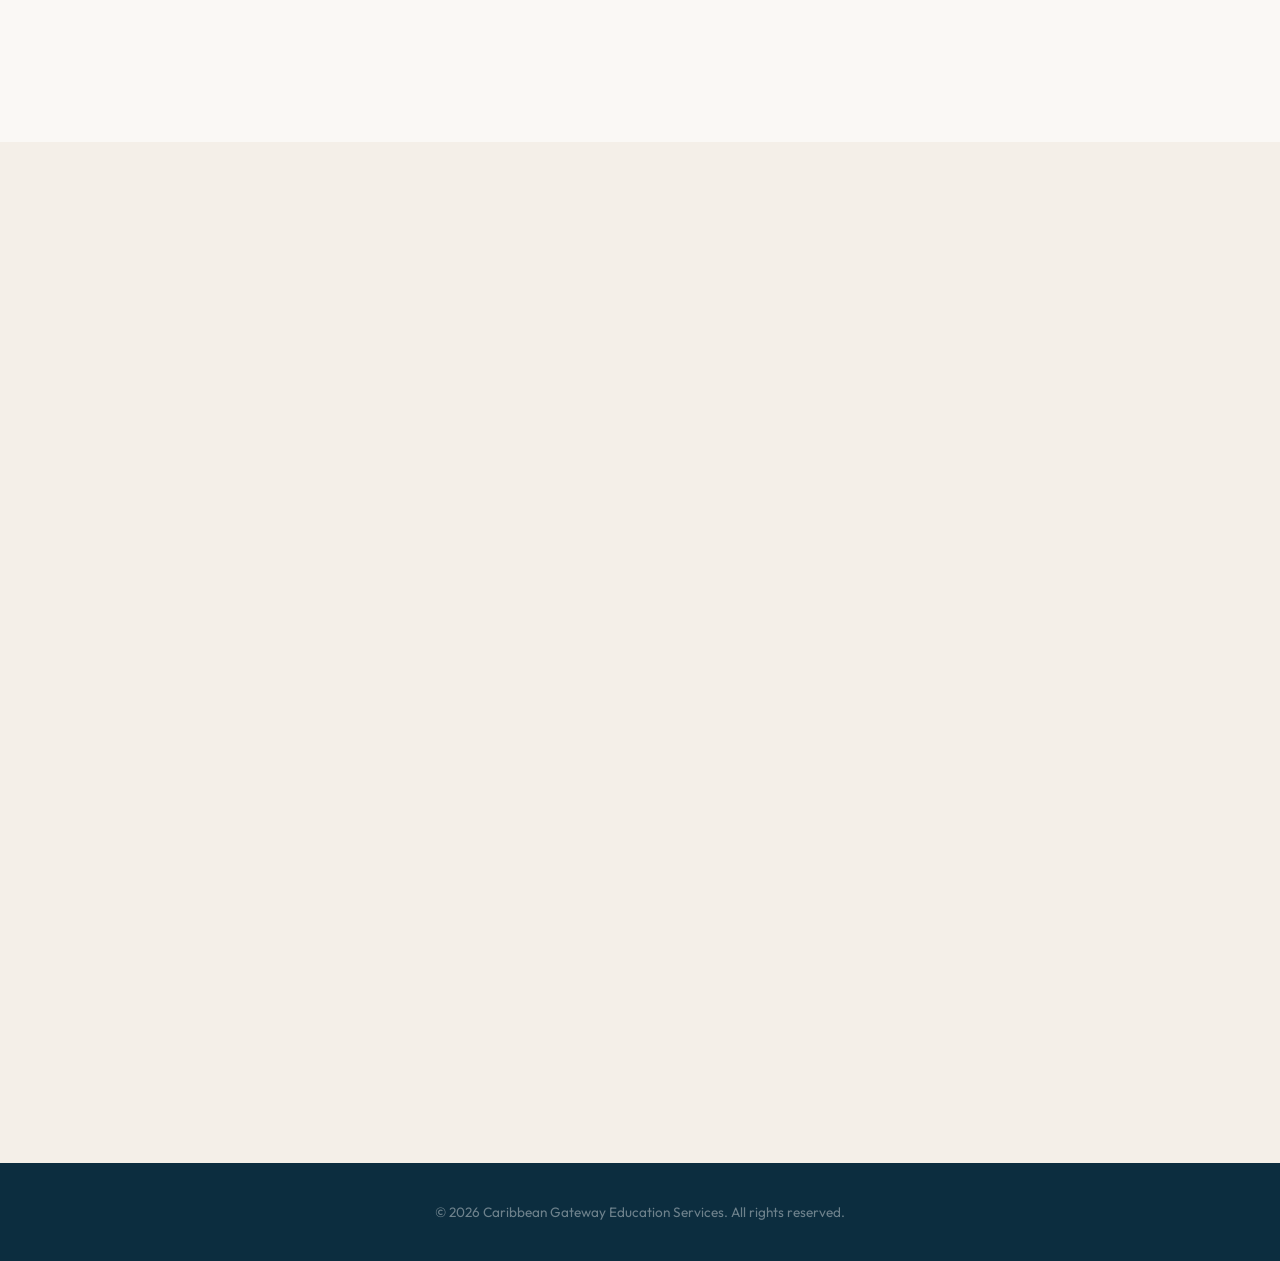
<file: index 4.html>
<!DOCTYPE html>
<html lang="en">
<head>
  <meta charset="UTF-8">
  <meta name="viewport" content="width=device-width, initial-scale=1.0">
  <title>Caribbean Gateway Education Services — Study Medicine in Georgia</title>
  <meta name="description" content="We help Caribbean students achieve their healthcare dreams with fast-track medical degrees in Georgia. End-to-end support from application to graduation.">
  <link rel="preconnect" href="https://fonts.googleapis.com">
  <link rel="preconnect" href="https://fonts.gstatic.com" crossorigin>
  <link href="https://fonts.googleapis.com/css2?family=DM+Serif+Display:ital@0;1&family=Outfit:wght@300;400;500;600;700&display=swap" rel="stylesheet">
  <style>
    *, *::before, *::after { margin: 0; padding: 0; box-sizing: border-box; }

    :root {
      --deep: #0c2d3f;
      --teal: #145a6e;
      --mid: #1a7a8a;
      --accent: #2fb5c7;
      --sand: #f4efe8;
      --cream: #faf8f5;
      --white: #ffffff;
      --text: #1a1a1a;
      --muted: #5a6872;
    }

    html { scroll-behavior: smooth; }

    body {
      font-family: 'Outfit', sans-serif;
      color: var(--text);
      background: var(--cream);
      overflow-x: hidden;
    }

    /* ── NAV ── */
    nav {
      position: fixed;
      top: 0;
      left: 0;
      width: 100%;
      z-index: 100;
      padding: 1.2rem 2rem;
      display: flex;
      justify-content: space-between;
      align-items: center;
      transition: background 0.4s, box-shadow 0.4s;
    }
    nav.scrolled {
      background: rgba(12, 45, 63, 0.95);
      backdrop-filter: blur(12px);
      box-shadow: 0 2px 30px rgba(0,0,0,0.15);
    }
    .nav-logo {
      display: flex;
      align-items: center;
      gap: 0.7rem;
      text-decoration: none;
    }
    .nav-logo-icon {
      width: 36px;
      height: 36px;
      background: var(--accent);
      border-radius: 6px;
      position: relative;
    }
    .nav-logo-icon::after {
      content: '';
      position: absolute;
      top: 6px;
      left: 6px;
      width: 16px;
      height: 16px;
      background: var(--deep);
      border-radius: 3px;
    }
    .nav-logo span {
      font-family: 'DM Serif Display', serif;
      font-size: 1.1rem;
      color: var(--white);
      letter-spacing: 0.02em;
    }
    .nav-links {
      display: flex;
      gap: 2rem;
      list-style: none;
    }
    .nav-links a {
      color: rgba(255,255,255,0.8);
      text-decoration: none;
      font-size: 0.9rem;
      font-weight: 400;
      letter-spacing: 0.03em;
      transition: color 0.3s;
    }
    .nav-links a:hover { color: var(--accent); }
    .nav-cta {
      background: var(--accent) !important;
      color: var(--deep) !important;
      padding: 0.55rem 1.4rem;
      border-radius: 6px;
      font-weight: 600 !important;
      transition: transform 0.3s, box-shadow 0.3s !important;
    }
    .nav-cta:hover {
      transform: translateY(-1px);
      box-shadow: 0 4px 16px rgba(47, 181, 199, 0.4);
    }
    .mobile-toggle {
      display: none;
      flex-direction: column;
      gap: 5px;
      cursor: pointer;
      background: none;
      border: none;
      padding: 4px;
    }
    .mobile-toggle span {
      width: 24px;
      height: 2px;
      background: var(--white);
      border-radius: 2px;
      transition: 0.3s;
    }

    /* ── HERO ── */
    .hero {
      min-height: 100vh;
      background: linear-gradient(165deg, var(--deep) 0%, var(--teal) 50%, var(--mid) 100%);
      display: flex;
      align-items: center;
      position: relative;
      overflow: hidden;
    }
    .hero::before {
      content: '';
      position: absolute;
      top: -30%;
      right: -15%;
      width: 700px;
      height: 700px;
      background: radial-gradient(circle, rgba(47,181,199,0.12) 0%, transparent 70%);
      border-radius: 50%;
    }
    .hero::after {
      content: '';
      position: absolute;
      bottom: -10%;
      left: -10%;
      width: 500px;
      height: 500px;
      background: radial-gradient(circle, rgba(47,181,199,0.08) 0%, transparent 70%);
      border-radius: 50%;
    }
    .hero-grid {
      width: 100%;
      max-width: 1200px;
      margin: 0 auto;
      padding: 8rem 2rem 4rem;
      display: grid;
      grid-template-columns: 1fr 1fr;
      gap: 4rem;
      align-items: center;
      position: relative;
      z-index: 2;
    }
    .hero-tag {
      display: inline-block;
      background: rgba(47,181,199,0.15);
      border: 1px solid rgba(47,181,199,0.3);
      color: var(--accent);
      padding: 0.4rem 1rem;
      border-radius: 100px;
      font-size: 0.8rem;
      font-weight: 500;
      letter-spacing: 0.08em;
      text-transform: uppercase;
      margin-bottom: 1.5rem;
      animation: fadeUp 0.8s ease both;
    }
    .hero h1 {
      font-family: 'DM Serif Display', serif;
      font-size: clamp(2.4rem, 5vw, 3.6rem);
      color: var(--white);
      line-height: 1.15;
      margin-bottom: 1.5rem;
      animation: fadeUp 0.8s ease 0.15s both;
    }
    .hero h1 em {
      font-style: italic;
      color: var(--accent);
    }
    .hero p {
      color: rgba(255,255,255,0.75);
      font-size: 1.1rem;
      line-height: 1.7;
      max-width: 480px;
      margin-bottom: 2rem;
      animation: fadeUp 0.8s ease 0.3s both;
    }
    .hero-buttons {
      display: flex;
      gap: 1rem;
      flex-wrap: wrap;
      animation: fadeUp 0.8s ease 0.45s both;
    }
    .btn {
      display: inline-flex;
      align-items: center;
      gap: 0.5rem;
      padding: 0.85rem 2rem;
      border-radius: 8px;
      font-family: 'Outfit', sans-serif;
      font-size: 0.95rem;
      font-weight: 600;
      text-decoration: none;
      transition: all 0.3s;
      cursor: pointer;
      border: none;
    }
    .btn-primary {
      background: var(--accent);
      color: var(--deep);
    }
    .btn-primary:hover {
      transform: translateY(-2px);
      box-shadow: 0 6px 24px rgba(47,181,199,0.35);
    }
    .btn-outline {
      background: transparent;
      color: var(--white);
      border: 1.5px solid rgba(255,255,255,0.3);
    }
    .btn-outline:hover {
      border-color: var(--accent);
      color: var(--accent);
    }

    /* hero right — stats card */
    .hero-card {
      background: rgba(255,255,255,0.06);
      backdrop-filter: blur(20px);
      border: 1px solid rgba(255,255,255,0.1);
      border-radius: 20px;
      padding: 2.5rem;
      animation: fadeUp 0.8s ease 0.5s both;
    }
    .hero-card h3 {
      font-family: 'DM Serif Display', serif;
      color: var(--white);
      font-size: 1.3rem;
      margin-bottom: 2rem;
    }
    .stat-row {
      display: flex;
      flex-direction: column;
      gap: 1.5rem;
    }
    .stat {
      display: flex;
      align-items: center;
      gap: 1rem;
      padding: 1rem 1.2rem;
      background: rgba(255,255,255,0.05);
      border-radius: 12px;
      border: 1px solid rgba(255,255,255,0.06);
    }
    .stat-icon {
      width: 44px;
      height: 44px;
      background: rgba(47,181,199,0.15);
      border-radius: 10px;
      display: flex;
      align-items: center;
      justify-content: center;
      flex-shrink: 0;
    }
    .stat-icon svg {
      width: 22px;
      height: 22px;
      stroke: var(--accent);
      fill: none;
      stroke-width: 1.8;
      stroke-linecap: round;
      stroke-linejoin: round;
    }
    .stat-text h4 {
      color: var(--white);
      font-size: 0.95rem;
      font-weight: 600;
      margin-bottom: 0.15rem;
    }
    .stat-text p {
      color: rgba(255,255,255,0.55);
      font-size: 0.82rem;
      margin: 0;
      animation: none;
    }

    /* ── SERVICES ── */
    .services {
      padding: 6rem 2rem;
      background: var(--cream);
    }
    .container {
      max-width: 1200px;
      margin: 0 auto;
    }
    .section-label {
      display: inline-block;
      font-size: 0.75rem;
      font-weight: 600;
      letter-spacing: 0.12em;
      text-transform: uppercase;
      color: var(--teal);
      margin-bottom: 0.8rem;
    }
    .section-title {
      font-family: 'DM Serif Display', serif;
      font-size: clamp(1.8rem, 3.5vw, 2.6rem);
      color: var(--deep);
      margin-bottom: 1rem;
      line-height: 1.2;
    }
    .section-sub {
      color: var(--muted);
      font-size: 1.05rem;
      line-height: 1.6;
      max-width: 550px;
      margin-bottom: 3rem;
    }
    .services-grid {
      display: grid;
      grid-template-columns: repeat(3, 1fr);
      gap: 1.5rem;
    }
    .service-card {
      background: var(--white);
      border-radius: 16px;
      padding: 2.2rem;
      border: 1px solid rgba(20,90,110,0.08);
      transition: all 0.4s;
      position: relative;
      overflow: hidden;
    }
    .service-card::before {
      content: '';
      position: absolute;
      top: 0;
      left: 0;
      width: 100%;
      height: 3px;
      background: linear-gradient(90deg, var(--teal), var(--accent));
      opacity: 0;
      transition: opacity 0.4s;
    }
    .service-card:hover {
      transform: translateY(-4px);
      box-shadow: 0 12px 40px rgba(12,45,63,0.1);
    }
    .service-card:hover::before { opacity: 1; }
    .service-icon {
      width: 52px;
      height: 52px;
      background: linear-gradient(135deg, rgba(20,90,110,0.08), rgba(47,181,199,0.1));
      border-radius: 12px;
      display: flex;
      align-items: center;
      justify-content: center;
      margin-bottom: 1.5rem;
    }
    .service-icon svg {
      width: 26px;
      height: 26px;
      stroke: var(--teal);
      fill: none;
      stroke-width: 1.8;
      stroke-linecap: round;
      stroke-linejoin: round;
    }
    .service-card h3 {
      font-family: 'DM Serif Display', serif;
      font-size: 1.2rem;
      color: var(--deep);
      margin-bottom: 0.8rem;
    }
    .service-card p {
      color: var(--muted);
      font-size: 0.92rem;
      line-height: 1.6;
    }

    /* ── WHY US ── */
    .why {
      padding: 6rem 2rem;
      background: var(--deep);
      position: relative;
      overflow: hidden;
    }
    .why::before {
      content: '';
      position: absolute;
      top: 0;
      right: 0;
      width: 50%;
      height: 100%;
      background: linear-gradient(135deg, transparent, rgba(47,181,199,0.04));
    }
    .why .section-label { color: var(--accent); }
    .why .section-title { color: var(--white); }
    .why .section-sub { color: rgba(255,255,255,0.6); }
    .why-grid {
      display: grid;
      grid-template-columns: repeat(2, 1fr);
      gap: 1.5rem;
      position: relative;
      z-index: 2;
    }
    .why-item {
      display: flex;
      gap: 1.2rem;
      padding: 1.8rem;
      background: rgba(255,255,255,0.04);
      border: 1px solid rgba(255,255,255,0.06);
      border-radius: 14px;
      transition: all 0.3s;
    }
    .why-item:hover {
      background: rgba(255,255,255,0.07);
      border-color: rgba(47,181,199,0.2);
    }
    .why-num {
      font-family: 'DM Serif Display', serif;
      font-size: 2rem;
      color: rgba(47,181,199,0.25);
      line-height: 1;
      flex-shrink: 0;
    }
    .why-item h4 {
      color: var(--white);
      font-size: 1rem;
      font-weight: 600;
      margin-bottom: 0.4rem;
    }
    .why-item p {
      color: rgba(255,255,255,0.55);
      font-size: 0.88rem;
      line-height: 1.55;
    }

    /* ── FAQ ── */
    .faq {
      padding: 6rem 2rem;
      background: var(--cream);
    }
    .faq-grid {
      display: grid;
      grid-template-columns: 1fr 1fr;
      gap: 1.2rem;
    }
    .faq-item {
      background: var(--white);
      border-radius: 14px;
      border: 1px solid rgba(20,90,110,0.08);
      overflow: hidden;
      transition: all 0.3s;
    }
    .faq-item:hover {
      border-color: rgba(20,90,110,0.15);
    }
    .faq-question {
      width: 100%;
      background: none;
      border: none;
      padding: 1.4rem 1.6rem;
      display: flex;
      justify-content: space-between;
      align-items: center;
      cursor: pointer;
      font-family: 'Outfit', sans-serif;
      font-size: 0.95rem;
      font-weight: 600;
      color: var(--deep);
      text-align: left;
      gap: 1rem;
    }
    .faq-question svg {
      width: 20px;
      height: 20px;
      stroke: var(--teal);
      fill: none;
      stroke-width: 2;
      flex-shrink: 0;
      transition: transform 0.3s;
    }
    .faq-item.open .faq-question svg {
      transform: rotate(45deg);
    }
    .faq-answer {
      max-height: 0;
      overflow: hidden;
      transition: max-height 0.4s ease, padding 0.3s ease;
    }
    .faq-item.open .faq-answer {
      max-height: 300px;
    }
    .faq-answer-inner {
      padding: 0 1.6rem 1.4rem;
      color: var(--muted);
      font-size: 0.9rem;
      line-height: 1.65;
    }
    @media (max-width: 900px) {
      .faq-grid { grid-template-columns: 1fr; }
    }

    /* ── CONTACT ── */
    .contact {
      padding: 6rem 2rem;
      background: var(--sand);
    }
    .contact-grid {
      display: grid;
      grid-template-columns: 1fr 1fr;
      gap: 4rem;
      align-items: start;
    }
    .contact-info {
      padding-top: 1rem;
    }
    .contact-detail {
      display: flex;
      align-items: flex-start;
      gap: 1rem;
      margin-bottom: 2rem;
    }
    .contact-detail-icon {
      width: 46px;
      height: 46px;
      background: var(--white);
      border-radius: 12px;
      display: flex;
      align-items: center;
      justify-content: center;
      flex-shrink: 0;
      box-shadow: 0 2px 12px rgba(12,45,63,0.06);
    }
    .contact-detail-icon svg {
      width: 20px;
      height: 20px;
      stroke: var(--teal);
      fill: none;
      stroke-width: 1.8;
      stroke-linecap: round;
      stroke-linejoin: round;
    }
    .contact-detail h4 {
      font-size: 0.78rem;
      font-weight: 600;
      letter-spacing: 0.06em;
      text-transform: uppercase;
      color: var(--muted);
      margin-bottom: 0.3rem;
    }
    .contact-detail a,
    .contact-detail p {
      color: var(--deep);
      font-size: 1rem;
      font-weight: 500;
      text-decoration: none;
      line-height: 1.4;
    }
    .contact-detail a:hover { color: var(--teal); }
    .contact-social {
      display: flex;
      gap: 0.8rem;
      margin-top: 1rem;
    }
    .social-link {
      width: 44px;
      height: 44px;
      background: var(--white);
      border-radius: 10px;
      display: flex;
      align-items: center;
      justify-content: center;
      transition: all 0.3s;
      box-shadow: 0 2px 12px rgba(12,45,63,0.06);
    }
    .social-link:hover {
      background: var(--teal);
      transform: translateY(-2px);
    }
    .social-link:hover svg { stroke: var(--white); }
    .social-link svg {
      width: 20px;
      height: 20px;
      stroke: var(--teal);
      fill: none;
      stroke-width: 1.8;
      stroke-linecap: round;
      stroke-linejoin: round;
    }

    /* contact form */
    .contact-form {
      background: var(--white);
      padding: 2.5rem;
      border-radius: 20px;
      box-shadow: 0 4px 30px rgba(12,45,63,0.06);
      border: 1px solid rgba(20,90,110,0.06);
    }
    .contact-form h3 {
      font-family: 'DM Serif Display', serif;
      font-size: 1.4rem;
      color: var(--deep);
      margin-bottom: 0.4rem;
    }
    .contact-form > p {
      color: var(--muted);
      font-size: 0.9rem;
      margin-bottom: 1.8rem;
    }
    .form-row {
      display: grid;
      grid-template-columns: 1fr 1fr;
      gap: 1rem;
    }
    .form-group {
      margin-bottom: 1.2rem;
    }
    .form-group label {
      display: block;
      font-size: 0.82rem;
      font-weight: 500;
      color: var(--deep);
      margin-bottom: 0.4rem;
    }
    .form-group input,
    .form-group select,
    .form-group textarea {
      width: 100%;
      padding: 0.75rem 1rem;
      border: 1.5px solid rgba(12,45,63,0.12);
      border-radius: 10px;
      font-family: 'Outfit', sans-serif;
      font-size: 0.92rem;
      color: var(--text);
      background: var(--cream);
      transition: border-color 0.3s, box-shadow 0.3s;
      outline: none;
    }
    .form-group input:focus,
    .form-group select:focus,
    .form-group textarea:focus {
      border-color: var(--teal);
      box-shadow: 0 0 0 3px rgba(20,90,110,0.08);
    }
    .form-group textarea { resize: vertical; min-height: 100px; }
    .form-group input::placeholder,
    .form-group textarea::placeholder { color: #aab4bb; }
    .form-submit {
      width: 100%;
      padding: 0.9rem;
      background: linear-gradient(135deg, var(--teal), var(--mid));
      color: var(--white);
      border: none;
      border-radius: 10px;
      font-family: 'Outfit', sans-serif;
      font-size: 0.95rem;
      font-weight: 600;
      cursor: pointer;
      transition: all 0.3s;
      margin-top: 0.5rem;
    }
    .form-submit:hover {
      transform: translateY(-2px);
      box-shadow: 0 6px 24px rgba(20,90,110,0.25);
    }

    /* ── FOOTER ── */
    footer {
      background: var(--deep);
      padding: 2.5rem 2rem;
      text-align: center;
    }
    footer p {
      color: rgba(255,255,255,0.4);
      font-size: 0.85rem;
    }
    footer a {
      color: var(--accent);
      text-decoration: none;
    }

    /* ── ANIMATIONS ── */
    @keyframes fadeUp {
      from { opacity: 0; transform: translateY(24px); }
      to { opacity: 1; transform: translateY(0); }
    }
    .reveal {
      opacity: 0;
      transform: translateY(24px);
      transition: opacity 0.7s ease, transform 0.7s ease;
    }
    .reveal.visible {
      opacity: 1;
      transform: translateY(0);
    }

    /* ── RESPONSIVE ── */
    @media (max-width: 900px) {
      .hero-grid { grid-template-columns: 1fr; gap: 2.5rem; padding-top: 7rem; }
      .services-grid { grid-template-columns: 1fr; }
      .why-grid { grid-template-columns: 1fr; }
      .contact-grid { grid-template-columns: 1fr; gap: 2.5rem; }
      .form-row { grid-template-columns: 1fr; }
      .nav-links { display: none; }
      .nav-links.open {
        display: flex;
        flex-direction: column;
        position: absolute;
        top: 100%;
        left: 0;
        width: 100%;
        background: rgba(12,45,63,0.97);
        backdrop-filter: blur(12px);
        padding: 1.5rem 2rem;
        gap: 1rem;
      }
      .nav-links.open .nav-cta {
        display: inline-block;
        width: fit-content;
      }
      .mobile-toggle { display: flex; }
    }
  </style>
</head>
<body>

  <!-- NAV -->
  <nav id="nav">
    <a href="#" class="nav-logo">
      <div class="nav-logo-icon"></div>
      <span>Caribbean Gateway</span>
    </a>
    <ul class="nav-links" id="navLinks">
      <li><a href="#services">Services</a></li>
      <li><a href="#why">Why Us</a></li>
      <li><a href="#faq">FAQ</a></li>
      <li><a href="#contact">Contact</a></li>
      <li><a href="https://wa.me/12426467726" class="nav-cta" target="_blank">WhatsApp Us</a></li>
    </ul>
    <button class="mobile-toggle" id="mobileToggle" aria-label="Toggle menu">
      <span></span><span></span><span></span>
    </button>
  </nav>

  <!-- HERO -->
  <section class="hero">
    <div class="hero-grid">
      <div>
        <div class="hero-tag">For Caribbean Students</div>
        <h1>Fast-Track Your <em>Medical Degree</em> in Georgia</h1>
        <p>We help Caribbean students achieve their healthcare dreams. End-to-end support from application to graduation — affordable tuition, accelerated programs, personalized guidance.</p>
        <div class="hero-buttons">
          <a href="#contact" class="btn btn-primary">
            Get Started
            <svg width="18" height="18" viewBox="0 0 24 24" fill="none" stroke="currentColor" stroke-width="2" stroke-linecap="round" stroke-linejoin="round"><path d="M5 12h14"/><path d="m12 5 7 7-7 7"/></svg>
          </a>
          <a href="https://wa.me/12426467726" class="btn btn-outline" target="_blank">
            <svg width="18" height="18" viewBox="0 0 24 24" fill="none" stroke="currentColor" stroke-width="2" stroke-linecap="round" stroke-linejoin="round"><path d="M21 11.5a8.38 8.38 0 0 1-.9 3.8 8.5 8.5 0 0 1-7.6 4.7 8.38 8.38 0 0 1-3.8-.9L3 21l1.9-5.7a8.38 8.38 0 0 1-.9-3.8 8.5 8.5 0 0 1 4.7-7.6 8.38 8.38 0 0 1 3.8-.9h.5a8.48 8.48 0 0 1 8 8v.5z"/></svg>
            Chat on WhatsApp
          </a>
        </div>
      </div>
      <div class="hero-card">
        <h3>What We Handle For You</h3>
        <div class="stat-row">
          <div class="stat">
            <div class="stat-icon">
              <svg viewBox="0 0 24 24"><path d="M22 10v6M2 10l10-5 10 5-10 5z"/><path d="M6 12v5c0 1.1 2.7 3 6 3s6-1.9 6-3v-5"/></svg>
            </div>
            <div class="stat-text">
              <h4>University Placement</h4>
              <p>Medical, Dental &amp; Nursing programs</p>
            </div>
          </div>
          <div class="stat">
            <div class="stat-icon">
              <svg viewBox="0 0 24 24"><rect x="3" y="4" width="18" height="16" rx="2"/><path d="M3 10h18"/><path d="M9 4v16"/></svg>
            </div>
            <div class="stat-text">
              <h4>Application &amp; Visa Support</h4>
              <p>Complete immigration assistance</p>
            </div>
          </div>
          <div class="stat">
            <div class="stat-icon">
              <svg viewBox="0 0 24 24"><path d="M3 9l9-7 9 7v11a2 2 0 0 1-2 2H5a2 2 0 0 1-2-2z"/><polyline points="9 22 9 12 15 12 15 22"/></svg>
            </div>
            <div class="stat-text">
              <h4>Settlement Support</h4>
              <p>Accommodation &amp; life in Georgia</p>
            </div>
          </div>
        </div>
      </div>
    </div>
  </section>

  <!-- SERVICES -->
  <section class="services" id="services">
    <div class="container">
      <div class="section-label reveal">Our Services</div>
      <h2 class="section-title reveal">Everything You Need to<br>Study Abroad</h2>
      <p class="section-sub reveal">From choosing the right program to settling into your new city — we've got every step covered.</p>
      <div class="services-grid">
        <div class="service-card reveal">
          <div class="service-icon">
            <svg viewBox="0 0 24 24"><path d="M22 10v6M2 10l10-5 10 5-10 5z"/><path d="M6 12v5c0 1.1 2.7 3 6 3s6-1.9 6-3v-5"/></svg>
          </div>
          <h3>Degree Program Placement</h3>
          <p>We match you with accredited Medical, Dental, and Nursing programs at top Georgian universities offering English-taught, accelerated degrees.</p>
        </div>
        <div class="service-card reveal">
          <div class="service-icon">
            <svg viewBox="0 0 24 24"><path d="M14 2H6a2 2 0 0 0-2 2v16a2 2 0 0 0 2 2h12a2 2 0 0 0 2-2V8z"/><polyline points="14 2 14 8 20 8"/><line x1="16" y1="13" x2="8" y2="13"/><line x1="16" y1="17" x2="8" y2="17"/></svg>
          </div>
          <h3>Application Assistance</h3>
          <p>We handle your entire application — document preparation, personal statements, transcript verification, and direct submission to universities.</p>
        </div>
        <div class="service-card reveal">
          <div class="service-icon">
            <svg viewBox="0 0 24 24"><rect x="2" y="5" width="20" height="14" rx="2"/><path d="M2 10h20"/></svg>
          </div>
          <h3>Visa &amp; Immigration</h3>
          <p>Complete visa guidance including document preparation, appointment scheduling, and interview coaching to get your residence permit approved.</p>
        </div>
        <div class="service-card reveal">
          <div class="service-icon">
            <svg viewBox="0 0 24 24"><path d="M3 9l9-7 9 7v11a2 2 0 0 1-2 2H5a2 2 0 0 1-2-2z"/><polyline points="9 22 9 12 15 12 15 22"/></svg>
          </div>
          <h3>Accommodation</h3>
          <p>We arrange safe, affordable student housing near your campus — whether you prefer university dorms or private apartments in Tbilisi.</p>
        </div>
        <div class="service-card reveal">
          <div class="service-icon">
            <svg viewBox="0 0 24 24"><circle cx="12" cy="12" r="10"/><path d="M12 2a15.3 15.3 0 0 1 4 10 15.3 15.3 0 0 1-4 10 15.3 15.3 0 0 1-4-10 15.3 15.3 0 0 1 4-10z"/><path d="M2 12h20"/></svg>
          </div>
          <h3>Settlement Support</h3>
          <p>From airport pickup to opening a bank account, getting a local SIM, and navigating daily life — we're here for your first weeks and beyond.</p>
        </div>
        <div class="service-card reveal">
          <div class="service-icon">
            <svg viewBox="0 0 24 24"><path d="M12 1a3 3 0 0 0-3 3v8a3 3 0 0 0 6 0V4a3 3 0 0 0-3-3z"/><path d="M19 10v2a7 7 0 0 1-14 0v-2"/><line x1="12" y1="19" x2="12" y2="23"/><line x1="8" y1="23" x2="16" y2="23"/></svg>
          </div>
          <h3>Ongoing Guidance</h3>
          <p>Questions after you arrive? We provide continued support throughout your studies so you always have someone in your corner.</p>
        </div>
      </div>
    </div>
  </section>

  <!-- WHY US -->
  <section class="why" id="why">
    <div class="container">
      <div class="section-label reveal">Why Choose Us</div>
      <h2 class="section-title reveal">Built for Caribbean Students,<br>Based in Georgia</h2>
      <p class="section-sub reveal">We're not a faceless agency overseas. We live in Tbilisi and we know the system inside out.</p>
      <div class="why-grid">
        <div class="why-item reveal">
          <div class="why-num">01</div>
          <div>
            <h4>Affordable Tuition</h4>
            <p>Georgian medical programs cost a fraction of US or Caribbean medical schools, with flexible payment plans designed for international students.</p>
          </div>
        </div>
        <div class="why-item reveal">
          <div class="why-num">02</div>
          <div>
            <h4>Accelerated Programs</h4>
            <p>Complete your medical degree in as little as 6 years (including pre-clinical) — no pre-med required. Start practicing sooner.</p>
          </div>
        </div>
        <div class="why-item reveal">
          <div class="why-num">03</div>
          <div>
            <h4>On-the-Ground Team</h4>
            <p>Our team is based right here in Tbilisi. We meet with universities in person, attend to paperwork locally, and we're here when you arrive.</p>
          </div>
        </div>
        <div class="why-item reveal">
          <div class="why-num">04</div>
          <div>
            <h4>Personalized Journey</h4>
            <p>Every student gets individual attention — not a generic process. We tailor your applications, prep your documents, and guide your every step.</p>
          </div>
        </div>
      </div>
    </div>
  </section>

  <!-- FAQ -->
  <section class="faq" id="faq">
    <div class="container">
      <div class="section-label reveal">FAQ</div>
      <h2 class="section-title reveal">Common Questions</h2>
      <p class="section-sub reveal">Everything you need to know before getting started.</p>
      <div class="faq-grid">
        <div class="faq-item reveal">
          <button class="faq-question" onclick="toggleFaq(this)">
            Do I need to speak Georgian to study in Georgia?
            <svg viewBox="0 0 24 24" stroke-linecap="round" stroke-linejoin="round"><line x1="12" y1="5" x2="12" y2="19"/><line x1="5" y1="12" x2="19" y2="12"/></svg>
          </button>
          <div class="faq-answer"><div class="faq-answer-inner">No. The medical, dental, and nursing programs we place students in are taught entirely in English. You'll pick up everyday Georgian naturally while living there, but it's not a requirement for your studies.</div></div>
        </div>
        <div class="faq-item reveal">
          <button class="faq-question" onclick="toggleFaq(this)">
            Are Georgian medical degrees recognized internationally?
            <svg viewBox="0 0 24 24" stroke-linecap="round" stroke-linejoin="round"><line x1="12" y1="5" x2="12" y2="19"/><line x1="5" y1="12" x2="19" y2="12"/></svg>
          </button>
          <div class="faq-answer"><div class="faq-answer-inner">Yes. The universities we work with are recognized by the World Directory of Medical Schools (WDOMS) and approved by bodies like the Educational Commission for Foreign Medical Graduates (ECFMG). Graduates are eligible to sit for licensing exams such as the USMLE.</div></div>
        </div>
        <div class="faq-item reveal">
          <button class="faq-question" onclick="toggleFaq(this)">
            How much does tuition cost compared to other options?
            <svg viewBox="0 0 24 24" stroke-linecap="round" stroke-linejoin="round"><line x1="12" y1="5" x2="12" y2="19"/><line x1="5" y1="12" x2="19" y2="12"/></svg>
          </button>
          <div class="faq-answer"><div class="faq-answer-inner">Tuition at Georgian medical universities typically ranges from $4,000–$8,000 USD per year — significantly less than schools in the US, UK, or the Caribbean. Combined with a low cost of living, it's one of the most affordable paths to a medical degree.</div></div>
        </div>
        <div class="faq-item reveal">
          <button class="faq-question" onclick="toggleFaq(this)">
            How long does the full process take?
            <svg viewBox="0 0 24 24" stroke-linecap="round" stroke-linejoin="round"><line x1="12" y1="5" x2="12" y2="19"/><line x1="5" y1="12" x2="19" y2="12"/></svg>
          </button>
          <div class="faq-answer"><div class="faq-answer-inner">From your first consultation to arriving in Georgia, the process typically takes 4–8 weeks depending on the intake period and how quickly your documents are ready. We handle the heavy lifting so there are no unnecessary delays.</div></div>
        </div>
        <div class="faq-item reveal">
          <button class="faq-question" onclick="toggleFaq(this)">
            Do I need a visa to study in Georgia?
            <svg viewBox="0 0 24 24" stroke-linecap="round" stroke-linejoin="round"><line x1="12" y1="5" x2="12" y2="19"/><line x1="5" y1="12" x2="19" y2="12"/></svg>
          </button>
          <div class="faq-answer"><div class="faq-answer-inner">Many nationalities can enter Georgia visa-free for up to one year. Once enrolled, you'll apply for a residence permit. We guide you through the entire immigration process, including document preparation and appointment scheduling.</div></div>
        </div>
        <div class="faq-item reveal">
          <button class="faq-question" onclick="toggleFaq(this)">
            What documents do I need to get started?
            <svg viewBox="0 0 24 24" stroke-linecap="round" stroke-linejoin="round"><line x1="12" y1="5" x2="12" y2="19"/><line x1="5" y1="12" x2="19" y2="12"/></svg>
          </button>
          <div class="faq-answer"><div class="faq-answer-inner">At minimum, you'll need your high school transcripts, a valid passport, passport-sized photos, and a medical certificate. Depending on the program, you may also need language test scores or recommendation letters. We provide a full checklist once you sign up.</div></div>
        </div>
        <div class="faq-item reveal">
          <button class="faq-question" onclick="toggleFaq(this)">
            Will I have support after I arrive in Georgia?
            <svg viewBox="0 0 24 24" stroke-linecap="round" stroke-linejoin="round"><line x1="12" y1="5" x2="12" y2="19"/><line x1="5" y1="12" x2="19" y2="12"/></svg>
          </button>
          <div class="faq-answer"><div class="faq-answer-inner">Absolutely. Our team is based in Tbilisi. We help with airport pickup, accommodation, opening a bank account, getting a local SIM card, and navigating your first weeks. We're available throughout your studies whenever you need us.</div></div>
        </div>
        <div class="faq-item reveal">
          <button class="faq-question" onclick="toggleFaq(this)">
            Is Georgia safe for international students?
            <svg viewBox="0 0 24 24" stroke-linecap="round" stroke-linejoin="round"><line x1="12" y1="5" x2="12" y2="19"/><line x1="5" y1="12" x2="19" y2="12"/></svg>
          </button>
          <div class="faq-answer"><div class="faq-answer-inner">Georgia is one of the safest countries in Europe, with low crime rates and a welcoming culture toward international visitors and students. Tbilisi has a growing international student community and is very easy to navigate.</div></div>
        </div>
      </div>
    </div>
  </section>

  <!-- CONTACT -->
  <section class="contact" id="contact">
    <div class="container">
      <div class="section-label reveal">Get in Touch</div>
      <h2 class="section-title reveal">Start Your Journey Today</h2>
      <p class="section-sub reveal">Ready to take the first step? Reach out and we'll walk you through everything.</p>
      <div class="contact-grid">
        <div class="contact-info reveal">
          <div class="contact-detail">
            <div class="contact-detail-icon">
              <svg viewBox="0 0 24 24"><path d="M21 10c0 7-9 13-9 13s-9-6-9-13a9 9 0 0 1 18 0z"/><circle cx="12" cy="10" r="3"/></svg>
            </div>
            <div>
              <h4>Location</h4>
              <p>Tbilisi, Georgia</p>
            </div>
          </div>
          <div class="contact-detail">
            <div class="contact-detail-icon">
              <svg viewBox="0 0 24 24"><path d="M22 16.92v3a2 2 0 0 1-2.18 2 19.79 19.79 0 0 1-8.63-3.07 19.5 19.5 0 0 1-6-6 19.79 19.79 0 0 1-3.07-8.67A2 2 0 0 1 4.11 2h3a2 2 0 0 1 2 1.72 12.84 12.84 0 0 0 .7 2.81 2 2 0 0 1-.45 2.11L8.09 9.91a16 16 0 0 0 6 6l1.27-1.27a2 2 0 0 1 2.11-.45 12.84 12.84 0 0 0 2.81.7A2 2 0 0 1 22 16.92z"/></svg>
            </div>
            <div>
              <h4>Phone / WhatsApp</h4>
              <a href="tel:+12426467726">+1 (242) 646-7726</a>
            </div>
          </div>
          <div class="contact-detail">
            <div class="contact-detail-icon">
              <svg viewBox="0 0 24 24"><path d="M4 4h16c1.1 0 2 .9 2 2v12c0 1.1-.9 2-2 2H4c-1.1 0-2-.9-2-2V6c0-1.1.9-2 2-2z"/><polyline points="22,6 12,13 2,6"/></svg>
            </div>
            <div>
              <h4>Email</h4>
              <a href="mailto:Gcamachoreid@icloud.com">Gcamachoreid@icloud.com</a>
            </div>
          </div>

          <div class="contact-social">
            <a href="https://wa.me/12426467726" class="social-link" target="_blank" aria-label="WhatsApp">
              <svg viewBox="0 0 24 24"><path d="M21 11.5a8.38 8.38 0 0 1-.9 3.8 8.5 8.5 0 0 1-7.6 4.7 8.38 8.38 0 0 1-3.8-.9L3 21l1.9-5.7a8.38 8.38 0 0 1-.9-3.8 8.5 8.5 0 0 1 4.7-7.6 8.38 8.38 0 0 1 3.8-.9h.5a8.48 8.48 0 0 1 8 8v.5z"/></svg>
            </a>
            <a href="https://instagram.com/" class="social-link" target="_blank" aria-label="Instagram">
              <svg viewBox="0 0 24 24"><rect x="2" y="2" width="20" height="20" rx="5"/><path d="M16 11.37A4 4 0 1 1 12.63 8 4 4 0 0 1 16 11.37z"/><line x1="17.5" y1="6.5" x2="17.51" y2="6.5"/></svg>
            </a>
          </div>
        </div>
        <div class="contact-form reveal" id="contactForm">
          <h3>Send Us a Message</h3>
          <p>We'll get back to you within 24 hours.</p>
          <div class="form-row">
            <div class="form-group">
              <label for="name">Full Name</label>
              <input type="text" id="name" name="name" placeholder="Your name" required>
            </div>
            <div class="form-group">
              <label for="email">Email</label>
              <input type="email" id="email" name="email" placeholder="you@email.com" required>
            </div>
          </div>
          <div class="form-group">
            <label for="phone">Phone / WhatsApp</label>
            <input type="tel" id="phone" name="phone" placeholder="+1 242 ...">
          </div>
          <div class="form-group">
            <label for="interest">I'm interested in studying...</label>
            <select id="interest" name="interest">
              <option value="" disabled selected>Select a program</option>
              <option value="medicine">Medicine</option>
              <option value="dentistry">Dentistry</option>
              <option value="nursing">Nursing</option>
              <option value="other">Other / Not sure yet</option>
            </select>
          </div>
          <div class="form-group">
            <label for="message">Your Message</label>
            <textarea id="message" name="message" placeholder="Tell us a bit about yourself and what you're looking for..."></textarea>
          </div>
          <button type="button" class="form-submit" onclick="handleSubmit()">Send Message</button>
        </div>
      </div>
    </div>
  </section>

  <!-- FOOTER -->
  <footer>
    <p>&copy; 2026 Caribbean Gateway Education Services. All rights reserved.</p>
  </footer>

  <script>
    // Nav scroll effect
    const nav = document.getElementById('nav');
    window.addEventListener('scroll', () => {
      nav.classList.toggle('scrolled', window.scrollY > 60);
    });

    // Mobile menu
    const toggle = document.getElementById('mobileToggle');
    const links = document.getElementById('navLinks');
    toggle.addEventListener('click', () => links.classList.toggle('open'));
    links.querySelectorAll('a').forEach(a => a.addEventListener('click', () => links.classList.remove('open')));

    // Scroll reveal
    const reveals = document.querySelectorAll('.reveal');
    const observer = new IntersectionObserver((entries) => {
      entries.forEach((entry, i) => {
        if (entry.isIntersecting) {
          setTimeout(() => entry.target.classList.add('visible'), i * 80);
          observer.unobserve(entry.target);
        }
      });
    }, { threshold: 0.15 });
    reveals.forEach(el => observer.observe(el));

    // FAQ toggle
    function toggleFaq(btn) {
      const item = btn.parentElement;
      const wasOpen = item.classList.contains('open');
      document.querySelectorAll('.faq-item').forEach(el => el.classList.remove('open'));
      if (!wasOpen) item.classList.add('open');
    }

    // Form handler — replace with Netlify Forms or Formspree in production
    function handleSubmit() {
      const name = document.getElementById('name').value;
      const email = document.getElementById('email').value;
      if (!name || !email) {
        alert('Please fill in your name and email.');
        return;
      }
      // For now, open a mailto link. Replace with Netlify Forms or Formspree later.
      const subject = encodeURIComponent('New Inquiry — Caribbean Gateway Education Services');
      const body = encodeURIComponent(
        `Name: ${name}\nEmail: ${email}\nPhone: ${document.getElementById('phone').value}
</file>
